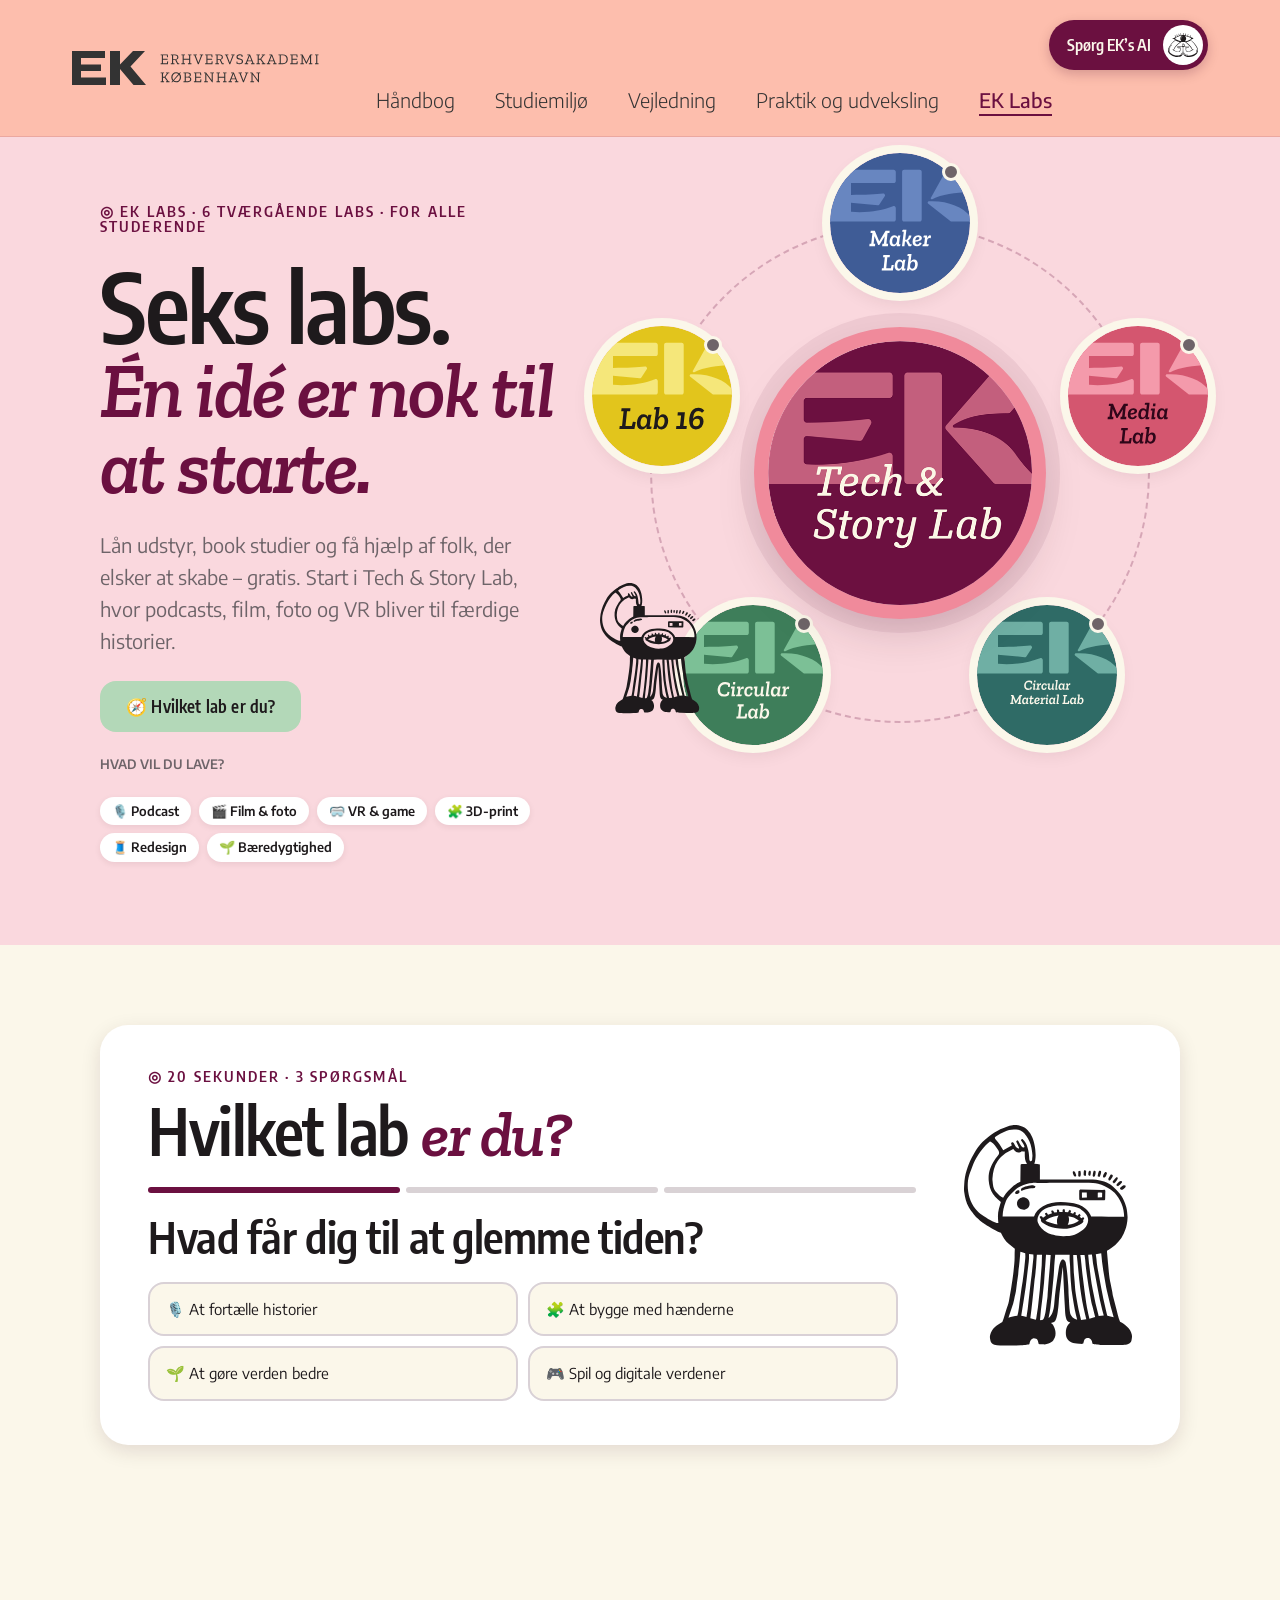
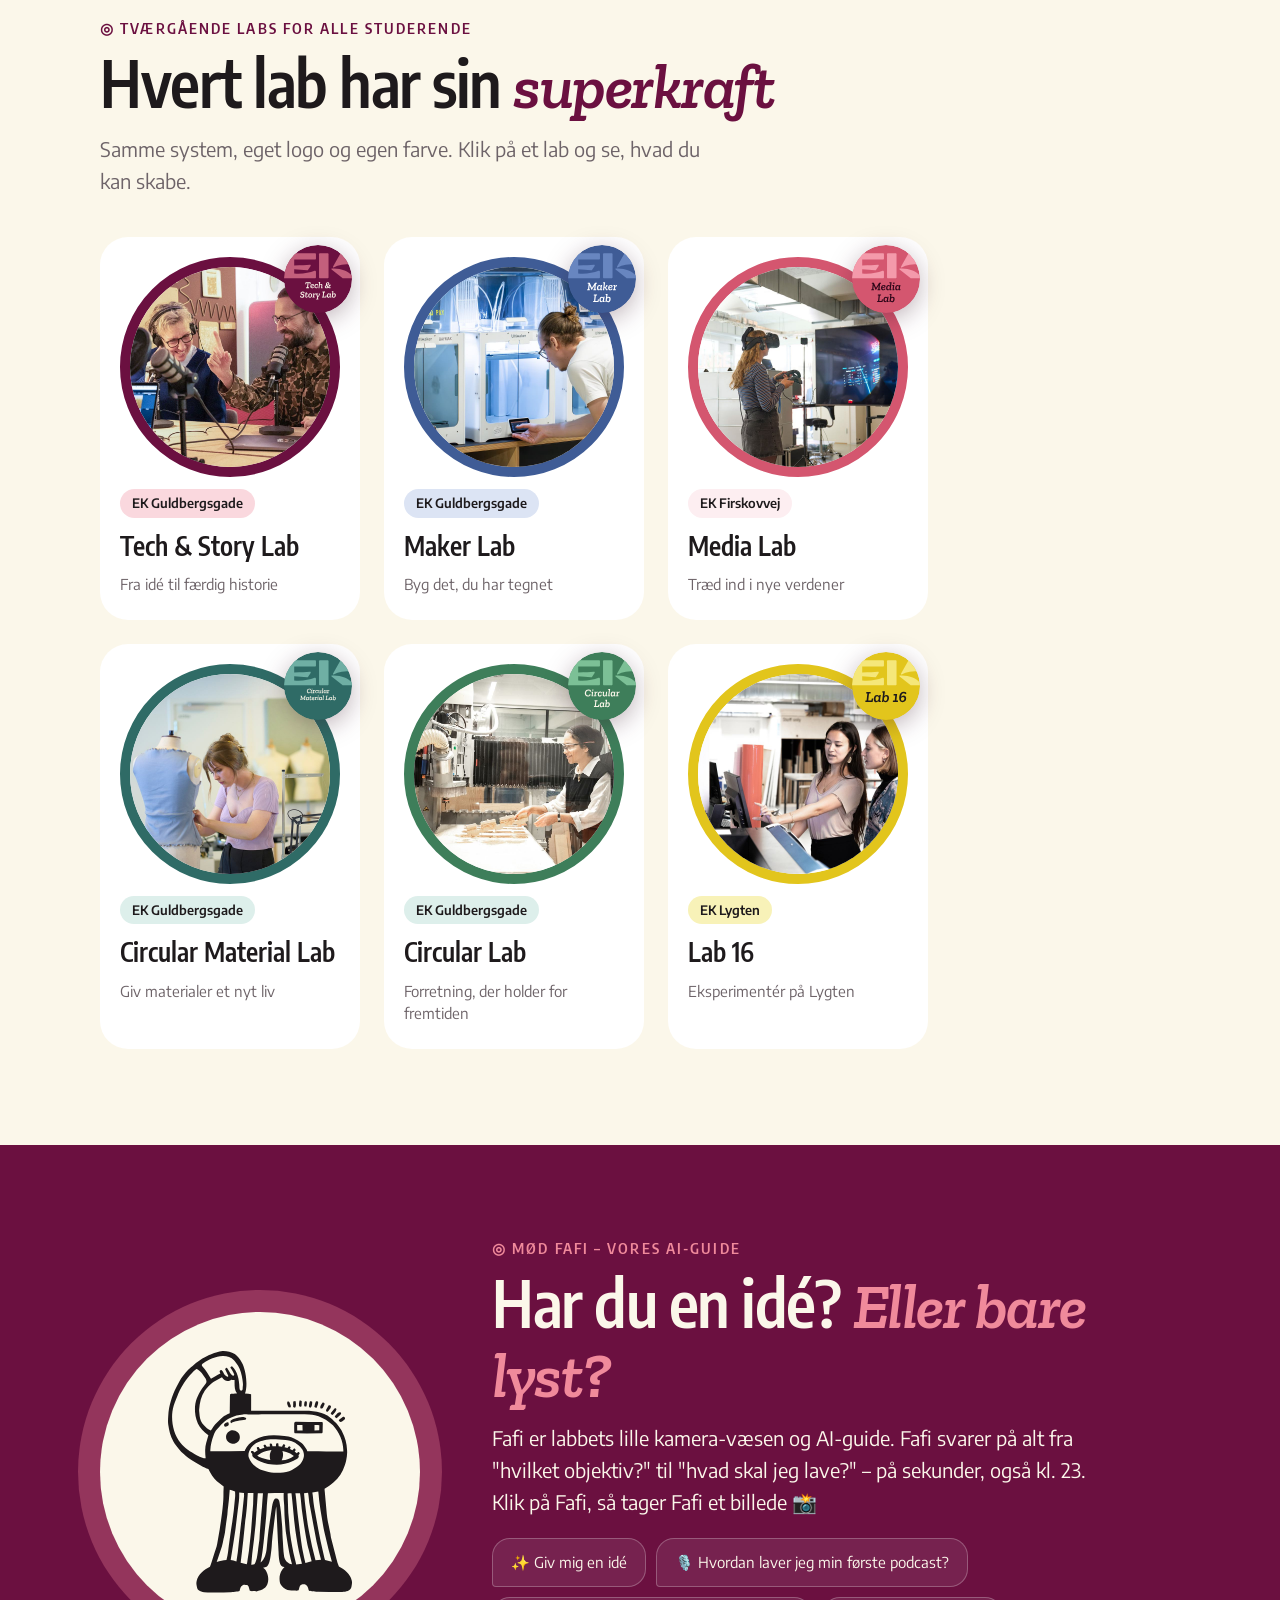
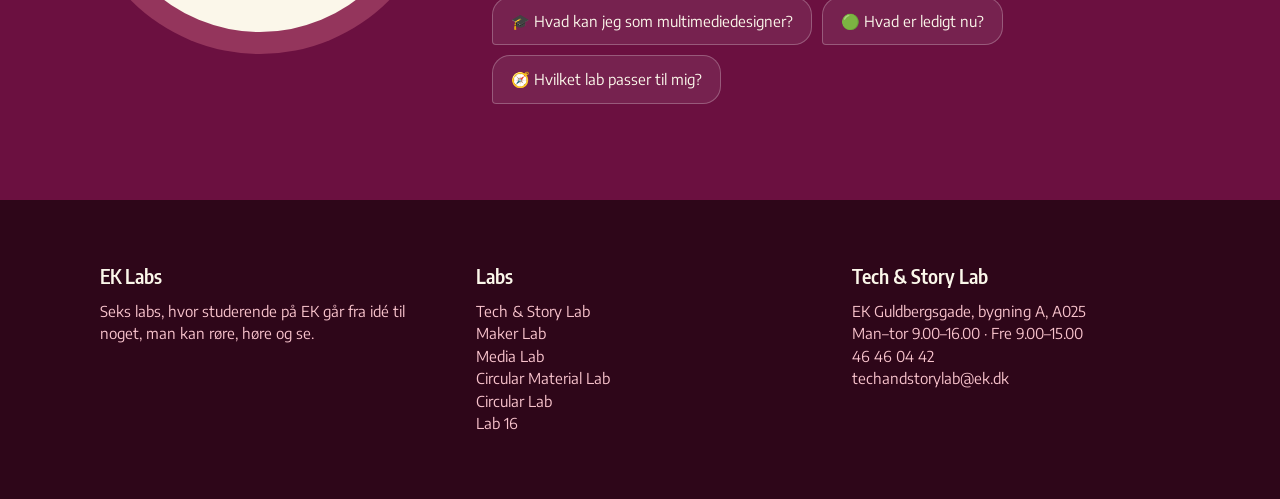
<file: index.html>
<!DOCTYPE html>
<html lang="da">

<head>
    <meta charset="UTF-8">
    <meta name="viewport" content="width=device-width, initial-scale=1.0">
    <meta name="robots" content="noindex">
    <meta name="description"
        content="EK Labs – seks tværgående labs for alle studerende på Erhvervsakademi København. Start i Tech & Story Lab.">

    <link rel="preconnect" href="https://fonts.googleapis.com">
    <link rel="preconnect" href="https://fonts.gstatic.com" crossorigin>
    <link
        href="https://fonts.googleapis.com/css2?family=Encode+Sans+Condensed:wght@400;600;700&family=Encode+Sans:wght@300;400;500;600&family=Zilla+Slab:ital,wght@0,400;1,500;1,600&display=swap"
        rel="stylesheet">

    <link rel="stylesheet" href="general.css">
    <link rel="stylesheet" href="layout.css">

    <title>EK Labs</title>

    <link rel="icon" type="image/svg+xml" href="imgs/fafi_badge.svg">
</head>

<body class="tema_tech_story">

    <header>
        <div class="logo">
            <a href="index.html" aria-label="EK – forside">
                <img src="imgs/ek_logo.svg" alt="Erhvervsakademi København">
            </a>
        </div>

        <nav>
            <ul class="servicemenu">


                <li>
                    <button class="spoerg_knap aabenChat" aria-label="Spørg EK's AI">
                        <span class="tekst">Spørg EK’s AI</span>
                        <span class="avatar"><img src="imgs/fafi_oeje.svg" alt=""></span>
                    </button>
                </li>
            </ul>

            <ul class="menu">
                <li><a href="index.html">Håndbog</a></li>
                <li><a href="index.html">Studiemiljø</a></li>
                <li><a href="index.html">Vejledning</a></li>
                <li><a href="index.html">Praktik og udveksling</a></li>
                <li><a href="index.html" class="aktiv">EK Labs</a></li>
            </ul>

            <button class="burger" aria-label="Åbn menu">
                <span class="line"></span>
                <span class="line"></span>
                <span class="line"></span>
            </button>
        </nav>
    </header>

    <main>

        <!-- HERO -->
        <section class="lys hero">
            <div class="indhold">

                <div class="hero_tekst">
                    <p class="eyebrow">◎ EK Labs · 6 tværgående labs · for alle studerende</p>
                    <h1>Seks labs.<span class="kursiv">Én idé er nok til at starte.</span></h1>
                    <p class="lead">Lån udstyr, book studier og få hjælp af folk, der elsker at skabe – gratis. Start i
                        Tech &amp; Story Lab, hvor podcasts, film, foto og VR bliver til færdige historier.</p>

                    <div class="knapper">
                        <a href="#quiz" class="knap knap_cta">🧭 Hvilket lab er du?</a>
                    </div>

                    <p class="lille">HVAD VIL DU LAVE?</p>
                    <div class="chips">
                        <a href="tech_story_lab.html#pakker" class="tag">🎙️ Podcast</a>
                        <a href="tech_story_lab.html#pakker" class="tag">🎬 Film &amp; foto</a>
                        <a href="lab.html?id=media" class="tag">🥽 VR &amp; game</a>
                        <a href="lab.html?id=maker" class="tag">🧩 3D-print</a>
                        <a href="lab.html?id=circular_material" class="tag">🧵 Redesign</a>
                        <a href="lab.html?id=circular" class="tag">🌱 Bæredygtighed</a>
                    </div>
                </div>

                <!-- Orbit: de 5 andre labs kredser om Tech & Story Lab -->
                <div class="orbit">
                    <div class="orbit_ringe">
                        <div class="orbit_sti"></div>
                        <div class="orbit_indre"></div>

                        <div class="orbit_bane">
                            <div class="ring_plads plads_maker tema_maker">
                                <a href="lab.html?id=maker" class="ring" data-lab="maker" aria-label="Maker Lab">
                                    <img src="imgs/logo_maker.svg" alt="Maker Lab logo">
                                    <span class="foto"><img src="imgs/maker.jpg" alt=""><span>Byg det, du har
                                            tegnet</span></span>
                                    <span class="live"></span>
                                </a>
                            </div>
                            <div class="ring_plads plads_media tema_media">
                                <a href="lab.html?id=media" class="ring" data-lab="media" aria-label="Media Lab">
                                    <img src="imgs/logo_media.svg" alt="Media Lab logo">
                                    <span class="foto"><img src="imgs/360.jpg" alt=""><span>Træd ind i nye
                                            verdener</span></span>
                                    <span class="live"></span>
                                </a>
                            </div>
                            <div class="ring_plads plads_material tema_circular_material">
                                <a href="lab.html?id=circular_material" class="ring" data-lab="circular_material"
                                    aria-label="Circular Material Lab">
                                    <img src="imgs/logo_circular_material.svg" alt="Circular Material Lab logo">
                                    <span class="foto"><img src="imgs/circular_material.jpg" alt=""><span>Giv materialer
                                            et nyt liv</span></span>
                                    <span class="live"></span>
                                </a>
                            </div>
                            <div class="ring_plads plads_circular tema_circular">
                                <a href="lab.html?id=circular" class="ring" data-lab="circular"
                                    aria-label="Circular Lab">
                                    <img src="imgs/logo_circular.svg" alt="Circular Lab logo">
                                    <span class="foto"><img src="imgs/circular_lab.jpg" alt=""><span>Forretning, der
                                            holder for fremtiden</span></span>
                                    <span class="live"></span>
                                </a>
                            </div>
                            <div class="ring_plads plads_lab16 tema_lab16">
                                <a href="lab.html?id=lab16" class="ring" data-lab="lab16" aria-label="Lab 16">
                                    <img src="imgs/logo_lab16.svg" alt="Lab 16 logo">
                                    <span class="foto"><img src="imgs/lab16.jpg" alt=""><span>Eksperimentér på
                                            Lygten</span></span>
                                    <span class="live"></span>
                                </a>
                            </div>
                        </div>

                        <a href="tech_story_lab.html" class="orbit_center ring_center" data-lab="tech_story"
                            aria-label="Tech & Story Lab – start her">
                            <img src="imgs/labbet.png" alt="Tech & Story Lab logo">
                        </a>

                        <span class="fafi orbit_fafi" title="Klik på Fafi!"></span>
                    </div>

                    <div class="peek">
                        <div class="peek_top">
                            <span class="lille peek_campus">EK GULDBERGSGADE</span>
                            <span class="lille groen aabent_status">● Åbent nu</span>
                        </div>
                        <h3 class="peek_navn">Tech &amp; Story Lab</h3>
                        <p class="peek_tekst">Podcast-studie, foto- og videostudie, VR og eye tracking. Lån udstyr i
                            færdige pakker.</p>
                        <a href="tech_story_lab.html" class="peek_link">Gå til Tech &amp; Story Lab →</a>
                    </div>
                </div>

            </div>
        </section>

        <!-- QUIZ -->
        <section class="quiz_sektion" id="quiz">
            <div class="indhold quiz_boks">
                <div>
                    <div class="sektion_top">
                        <p class="eyebrow">◎ 20 sekunder · 3 spørgsmål</p>
                        <h2>Hvilket lab <span class="kursiv">er du?</span></h2>
                    </div>

                    <div class="progress">
                        <span class="fyldt"></span>
                        <span></span>
                        <span></span>
                    </div>

                    <p class="quiz_spoergsmaal">Hvad får dig til at glemme tiden?</p>
                    <p class="quiz_tekst"></p>

                    <div class="svar">
                        <!-- knapperne bliver lavet i script.js -->
                    </div>
                </div>

                <div class="quiz_side">
                    <span class="fafi"></span>
                </div>
            </div>
        </section>

        <!-- ALLE LABS -->
        <section id="labs">
            <div class="indhold">
                <div class="sektion_top">
                    <p class="eyebrow">◎ Tværgående labs for alle studerende</p>
                    <h2>Hvert lab har sin <span class="kursiv">superkraft</span></h2>
                    <p class="lead">Samme system, eget logo og egen farve. Klik på et lab og se, hvad du kan skabe.</p>
                </div>

                <div class="lab_grid">
                    <a href="tech_story_lab.html" class="lab_kort tema_tech_story" id="tech_story">
                        <img src="imgs/podcast.jpg" alt="To personer optager podcast" class="foto">
                        <img src="imgs/logo_tech_story.svg" alt="" class="lab_logo">
                        <span class="tag">EK Guldbergsgade</span>
                        <h3>Tech &amp; Story Lab</h3>
                        <p>Fra idé til færdig historie</p>
                    </a>

                    <a href="lab.html?id=maker" class="lab_kort tema_maker" id="maker">
                        <img src="imgs/maker.jpg" alt="Studerende bygger i Maker Lab" class="foto">
                        <img src="imgs/logo_maker.svg" alt="" class="lab_logo">
                        <span class="tag">EK Guldbergsgade</span>
                        <h3>Maker Lab</h3>
                        <p>Byg det, du har tegnet</p>
                    </a>

                    <a href="lab.html?id=media" class="lab_kort tema_media" id="media">
                        <img src="imgs/360.jpg" alt="Studerende i Media Lab" class="foto">
                        <img src="imgs/logo_media.svg" alt="" class="lab_logo">
                        <span class="tag">EK Firskovvej</span>
                        <h3>Media Lab</h3>
                        <p>Træd ind i nye verdener</p>
                    </a>

                    <a href="lab.html?id=circular_material" class="lab_kort tema_circular_material"
                        id="circular_material">
                        <img src="imgs/circular_material.jpg" alt="Materialer i Circular Material Lab" class="foto">
                        <img src="imgs/logo_circular_material.svg" alt="" class="lab_logo">
                        <span class="tag">EK Guldbergsgade</span>
                        <h3>Circular Material Lab</h3>
                        <p>Giv materialer et nyt liv</p>
                    </a>

                    <a href="lab.html?id=circular" class="lab_kort tema_circular" id="circular">
                        <img src="imgs/circular_lab.jpg" alt="Workshop i Circular Lab" class="foto">
                        <img src="imgs/logo_circular.svg" alt="" class="lab_logo">
                        <span class="tag">EK Guldbergsgade</span>
                        <h3>Circular Lab</h3>
                        <p>Forretning, der holder for fremtiden</p>
                    </a>

                    <a href="lab.html?id=lab16" class="lab_kort tema_lab16" id="lab16">
                        <img src="imgs/lab16.jpg" alt="Studerende i Lab 16" class="foto">
                        <img src="imgs/logo_lab16.svg" alt="" class="lab_logo">
                        <span class="tag">EK Lygten</span>
                        <h3>Lab 16</h3>
                        <p>Eksperimentér på Lygten</p>
                    </a>
                </div>
            </div>
        </section>

        <!-- FAFI -->
        <section class="moerk">
            <div class="indhold fafi_grid">
                <div class="fafi_scene">
                    <span class="fafi" title="Klik på Fafi!"></span>
                </div>

                <div>
                    <div class="sektion_top">
                        <p class="eyebrow">◎ Mød Fafi – vores AI-guide</p>
                        <h2>Har du en idé? <span class="kursiv">Eller bare lyst?</span></h2>
                        <p class="lead">Fafi er labbets lille kamera-væsen og AI-guide. Fafi svarer på alt fra "hvilket
                            objektiv?" til "hvad skal jeg lave?" – på sekunder, også kl. 23. Klik på Fafi, så tager
                            Fafi et billede 📸</p>
                    </div>

                    <div class="forslag">
                        <button class="spoerg" data-spoergsmaal="Giv mig en idé">✨ Giv mig en idé</button>
                        <button class="spoerg" data-spoergsmaal="Guide: min første podcast">🎙️ Hvordan laver jeg min
                            første podcast?</button>
                        <button class="spoerg" data-spoergsmaal="Hvad kan jeg som multimediedesigner?">🎓 Hvad kan jeg
                            som multimediedesigner?</button>
                        <button class="spoerg" data-spoergsmaal="Hvad er ledigt nu?">🟢 Hvad er ledigt nu?</button>
                        <button class="spoerg" data-spoergsmaal="Hvilket lab passer til mig?">🧭 Hvilket lab passer til
                            mig?</button>
                    </div>
                </div>
            </div>
        </section>

    </main>

    <footer>
        <div class="grid_1-1-1">
            <div>
                <h4>EK Labs</h4>
                <p>Seks labs, hvor studerende på EK går fra idé til noget, man kan røre, høre og se.</p>
            </div>
            <div>
                <h4>Labs</h4>
                <ul>
                    <li><a href="tech_story_lab.html">Tech &amp; Story Lab</a></li>
                    <li><a href="lab.html?id=maker">Maker Lab</a></li>
                    <li><a href="lab.html?id=media">Media Lab</a></li>
                    <li><a href="lab.html?id=circular_material">Circular Material Lab</a></li>
                    <li><a href="lab.html?id=circular">Circular Lab</a></li>
                    <li><a href="lab.html?id=lab16">Lab 16</a></li>
                </ul>
            </div>
            <div>
                <h4>Tech &amp; Story Lab</h4>
                <p>EK Guldbergsgade, bygning A, A025<br>
                    Man–tor 9.00–16.00 · Fre 9.00–15.00<br>
                    <a href="tel:+4546460442">46 46 04 42</a><br>
                    <a href="mailto:techandstorylab@ek.dk">techandstorylab@ek.dk</a>
                </p>
            </div>
        </div>
    </footer>

    <!-- FAFI CHAT -->
    <div class="chat" role="dialog" aria-label="Chat med Fafi">
        <div class="chat_top">
            <div class="chat_avatar"><img src="imgs/fafi_oeje.svg" alt="Fafi"></div>
            <div class="chat_navn">
                <b>Fafi <span class="kursiv">din AI-guide</span></b>
                <span class="lille">● Online · svarer med det samme</span>
            </div>
            <div class="chat_knapper">
                <button class="nulstil_chat" title="Start forfra" aria-label="Start samtalen forfra">↺</button>
                <button class="luk_chat" aria-label="Luk chat">✕</button>
            </div>
        </div>

        <div class="beskeder"></div>

        <div class="hurtige"></div>

        <form class="chat_form" autocomplete="off">
            <input type="text" placeholder="Spørg om udstyr, pakker, idéer…" aria-label="Skriv til Fafi"
                maxlength="300">
            <button type="submit" aria-label="Send">➤</button>
        </form>
        <p class="chat_note">Fafi er en prototype · demo-data om ledighed</p>
    </div>

    <div class="blitz"></div>
    <div class="toast" role="status"></div>

    <script src="fafi.js"></script>
    <script src="script.js"></script>
</body>

</html>
</file>
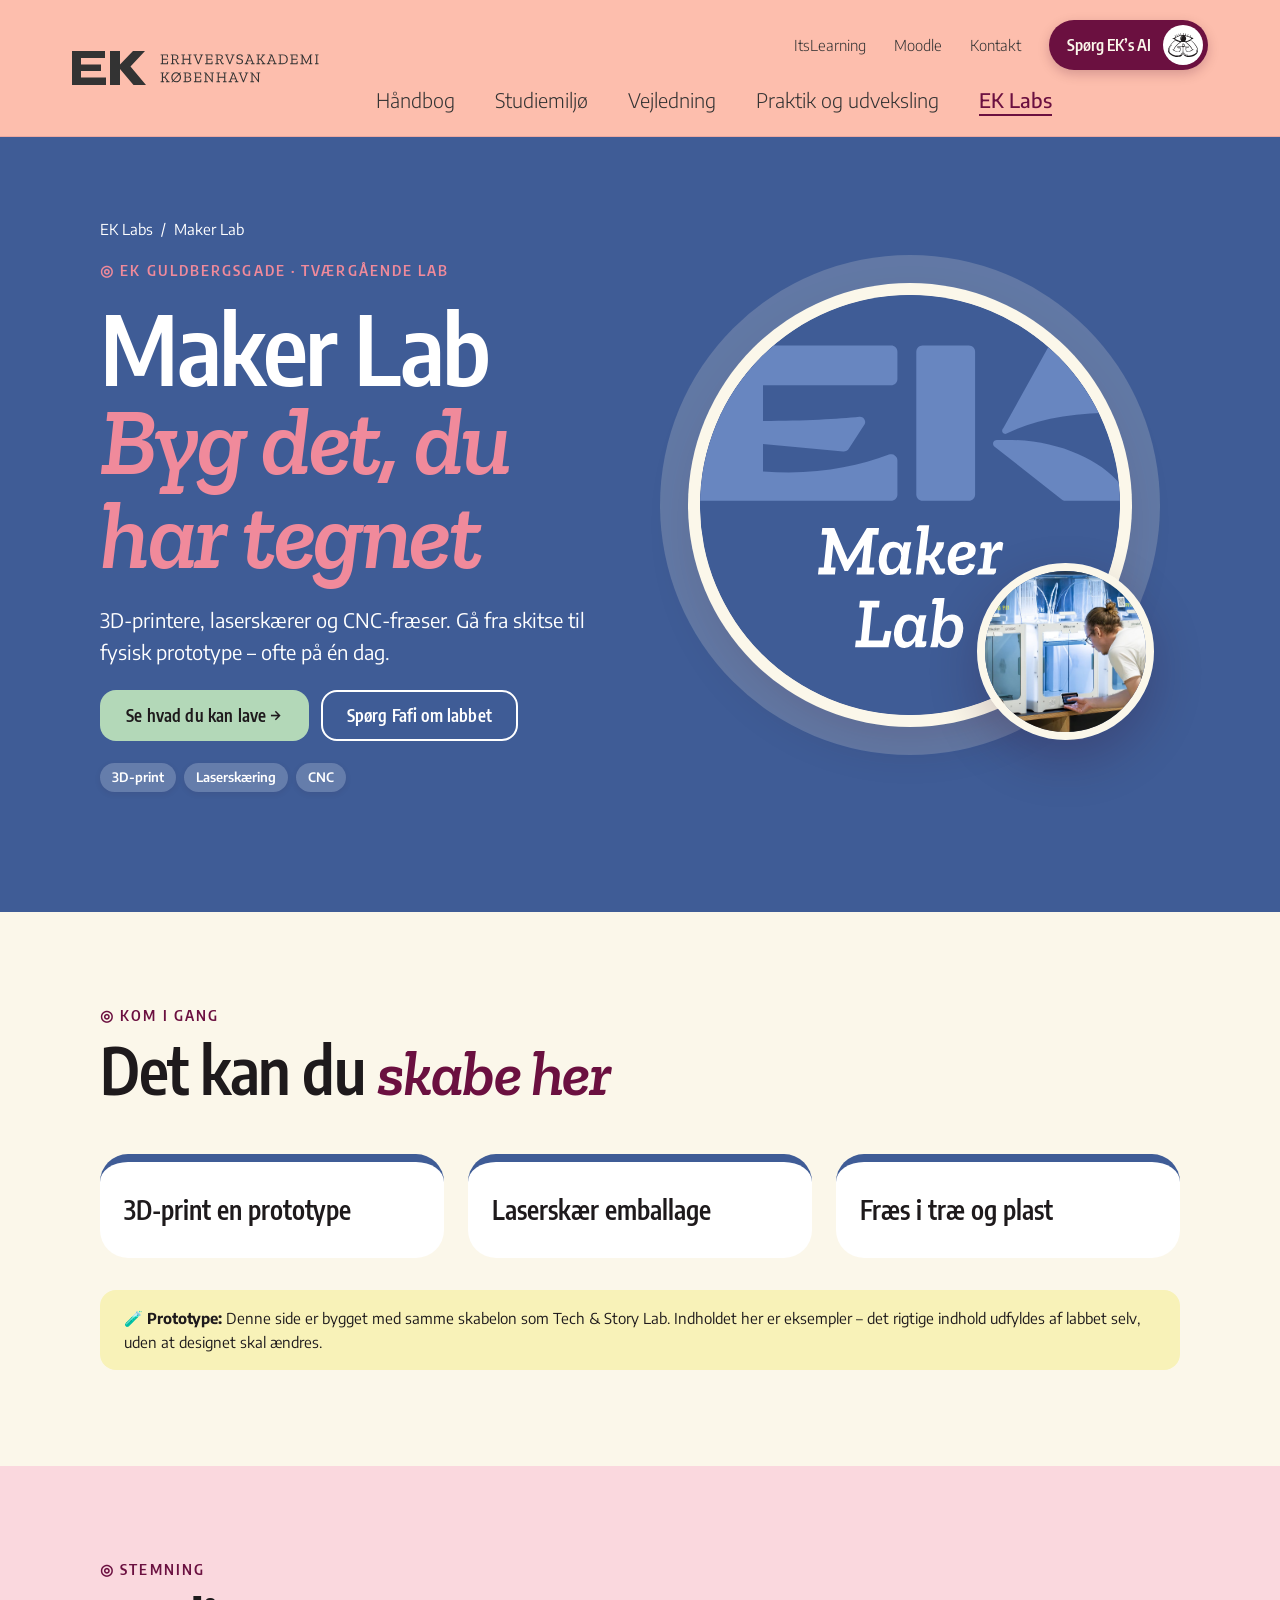
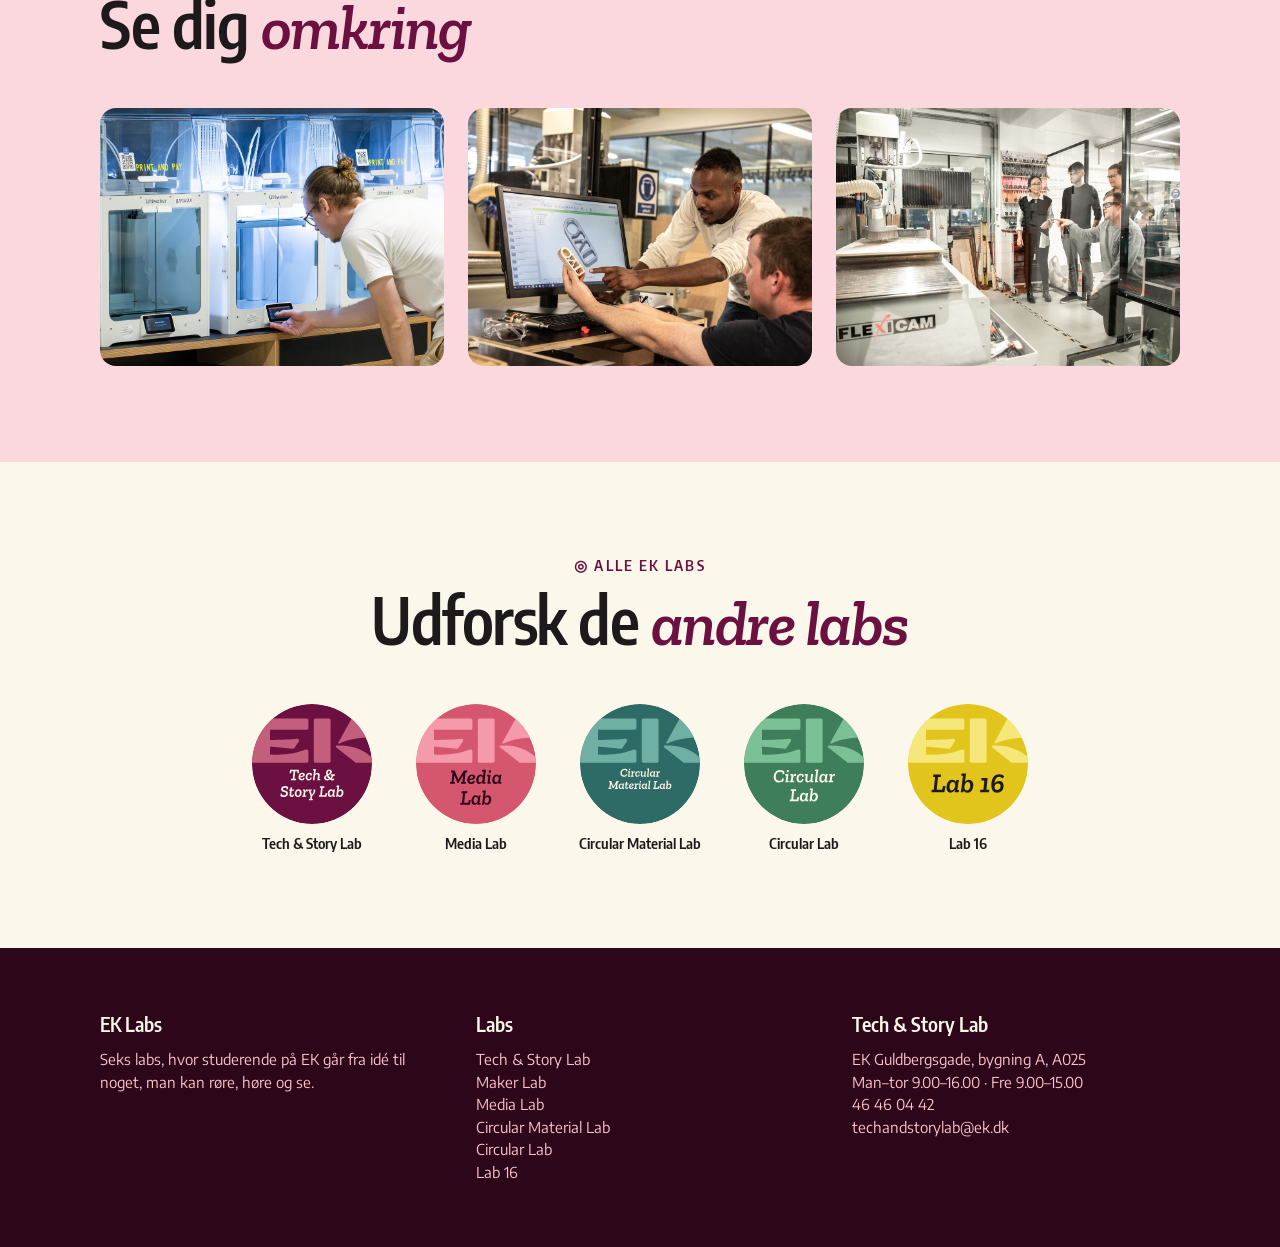
<file: lab.html>
<!DOCTYPE html>
<html lang="da">

<head>
    <meta charset="UTF-8">
    <meta name="viewport" content="width=device-width, initial-scale=1.0">
    <meta name="robots" content="noindex">
    <meta name="description" content="Et af EK's tværgående labs – samme skabelon som Tech & Story Lab, eget logo og egen farve.">

    <link rel="preconnect" href="https://fonts.googleapis.com">
    <link rel="preconnect" href="https://fonts.gstatic.com" crossorigin>
    <link
        href="https://fonts.googleapis.com/css2?family=Encode+Sans+Condensed:wght@400;600;700&family=Encode+Sans:wght@300;400;500;600&family=Zilla+Slab:ital,wght@0,400;1,500;1,600&display=swap"
        rel="stylesheet">

    <link rel="stylesheet" href="general.css">
    <link rel="stylesheet" href="layout.css">

    <title>EK Labs · Lab</title>

    <link rel="icon" type="image/svg+xml" href="imgs/fafi_badge.svg">
</head>

<!-- Siden er en skabelon: script.js læser ?id= i adressen og udfylder teksterne.
     Klassen på body (fx tema_maker) skifter lab-farverne – ligesom en mode i Figma. -->

<body>

    <header>
        <div class="logo">
            <a href="index.html" aria-label="EK – forside">
                <img src="imgs/ek_logo.svg" alt="Erhvervsakademi København">
            </a>
        </div>

        <nav>
            <ul class="servicemenu">
                <li><a href="https://ek.itslearning.com/" target="_blank" rel="noopener">ItsLearning</a></li>
                <li><a href="https://cphbusiness.mrooms.net/" target="_blank" rel="noopener">Moodle</a></li>
                <li><a href="https://mit.ek.dk/studiehaandbog/kontakt-ek" target="_blank" rel="noopener">Kontakt</a>
                </li>
                <li>
                    <button class="spoerg_knap aabenChat" aria-label="Spørg EK's AI">
                        <span class="tekst">Spørg EK’s AI</span>
                        <span class="avatar"><img src="imgs/fafi_oeje.svg" alt=""></span>
                    </button>
                </li>
            </ul>

            <ul class="menu">
                <li><a href="index.html">Håndbog</a></li>
                <li><a href="index.html">Studiemiljø</a></li>
                <li><a href="index.html">Vejledning</a></li>
                <li><a href="index.html">Praktik og udveksling</a></li>
                <li><a href="index.html" class="aktiv">EK Labs</a></li>
            </ul>

            <button class="burger" aria-label="Åbn menu">
                <span class="line"></span>
                <span class="line"></span>
                <span class="line"></span>
            </button>
        </nav>
    </header>

    <main>

        <!-- HERO -->
        <section class="lab_hero">
            <div class="indhold">

                <div class="hero_tekst">
                    <p class="broedkrumme"><a href="index.html">EK Labs</a> &nbsp;/&nbsp; <span
                            class="lab_navn">Lab</span></p>
                    <p class="eyebrow">◎ <span class="lab_campus">EK</span> · tværgående lab</p>
                    <h1><span class="lab_navn">Lab</span><span class="kursiv lab_tagline"></span></h1>
                    <p class="lead lab_beskrivelse"></p>

                    <div class="knapper">
                        <a href="#skabe" class="knap knap_cta">Se hvad du kan lave →</a>
                        <button class="knap knap_ghost spoerg" data-spoergsmaal="Andre labs">Spørg Fafi om labbet</button>
                    </div>

                    <div class="chips lab_tags"></div>
                </div>

                <div class="logo_stor">
                    <img src="" alt="" class="lab_logo">
                    <img src="" alt="" class="foto lab_foto">
                </div>

            </div>
        </section>

        <!-- DET KAN DU SKABE -->
        <section id="skabe">
            <div class="indhold">
                <div class="sektion_top">
                    <p class="eyebrow">◎ Kom i gang</p>
                    <h2>Det kan du <span class="kursiv">skabe her</span></h2>
                </div>

                <div class="grid_1-1-1 lab_kan_skabe">
                    <!-- kortene bliver lavet i script.js -->
                </div>

                <p class="note">🧪 <b>Prototype:</b> Denne side er bygget med samme skabelon som Tech &amp; Story Lab.
                    Indholdet her er eksempler – det rigtige indhold udfyldes af labbet selv, uden at designet skal
                    ændres.</p>
            </div>
        </section>

        <!-- STEMNING -->
        <section class="lys">
            <div class="indhold">
                <div class="sektion_top">
                    <p class="eyebrow">◎ Stemning</p>
                    <h2>Se dig <span class="kursiv">omkring</span></h2>
                </div>

                <div class="grid_1-1-1 galleri lab_galleri">
                    <!-- billederne bliver lavet i script.js -->
                </div>
            </div>
        </section>

        <!-- ANDRE LABS -->
        <section>
            <div class="indhold">
                <div class="sektion_top" style="align-items: center; text-align: center; margin-left: auto; margin-right: auto;">
                    <p class="eyebrow">◎ Alle EK Labs</p>
                    <h2>Udforsk de <span class="kursiv">andre labs</span></h2>
                </div>

                <div class="logo_raekke lab_andre">
                    <!-- logoerne bliver lavet i script.js -->
                </div>
            </div>
        </section>

    </main>

    <footer>
        <div class="grid_1-1-1">
            <div>
                <h4>EK Labs</h4>
                <p>Seks labs, hvor studerende på EK går fra idé til noget, man kan røre, høre og se.</p>
            </div>
            <div>
                <h4>Labs</h4>
                <ul>
                    <li><a href="tech_story_lab.html">Tech &amp; Story Lab</a></li>
                    <li><a href="lab.html?id=maker">Maker Lab</a></li>
                    <li><a href="lab.html?id=media">Media Lab</a></li>
                    <li><a href="lab.html?id=circular_material">Circular Material Lab</a></li>
                    <li><a href="lab.html?id=circular">Circular Lab</a></li>
                    <li><a href="lab.html?id=lab16">Lab 16</a></li>
                </ul>
            </div>
            <div>
                <h4>Tech &amp; Story Lab</h4>
                <p>EK Guldbergsgade, bygning A, A025<br>
                    Man–tor 9.00–16.00 · Fre 9.00–15.00<br>
                    <a href="tel:+4546460442">46 46 04 42</a><br>
                    <a href="mailto:techandstorylab@ek.dk">techandstorylab@ek.dk</a>
                </p>
            </div>
        </div>
    </footer>

    <!-- FAFI CHAT -->
    <div class="chat" role="dialog" aria-label="Chat med Fafi">
        <div class="chat_top">
            <div class="chat_avatar"><img src="imgs/fafi_oeje.svg" alt="Fafi"></div>
            <div class="chat_navn">
                <b>Fafi <span class="kursiv">din AI-guide</span></b>
                <span class="lille">● Online · svarer med det samme</span>
            </div>
            <div class="chat_knapper">
                <button class="nulstil_chat" title="Start forfra" aria-label="Start samtalen forfra">↺</button>
                <button class="luk_chat" aria-label="Luk chat">✕</button>
            </div>
        </div>

        <div class="beskeder"></div>

        <div class="hurtige"></div>

        <form class="chat_form" autocomplete="off">
            <input type="text" placeholder="Spørg om udstyr, pakker, idéer…" aria-label="Skriv til Fafi"
                maxlength="300">
            <button type="submit" aria-label="Send">➤</button>
        </form>
        <p class="chat_note">Fafi er en prototype · demo-data om ledighed</p>
    </div>

    <div class="blitz"></div>
    <div class="toast" role="status"></div>

    <script src="fafi.js"></script>
    <script src="script.js"></script>
</body>

</html>
</file>
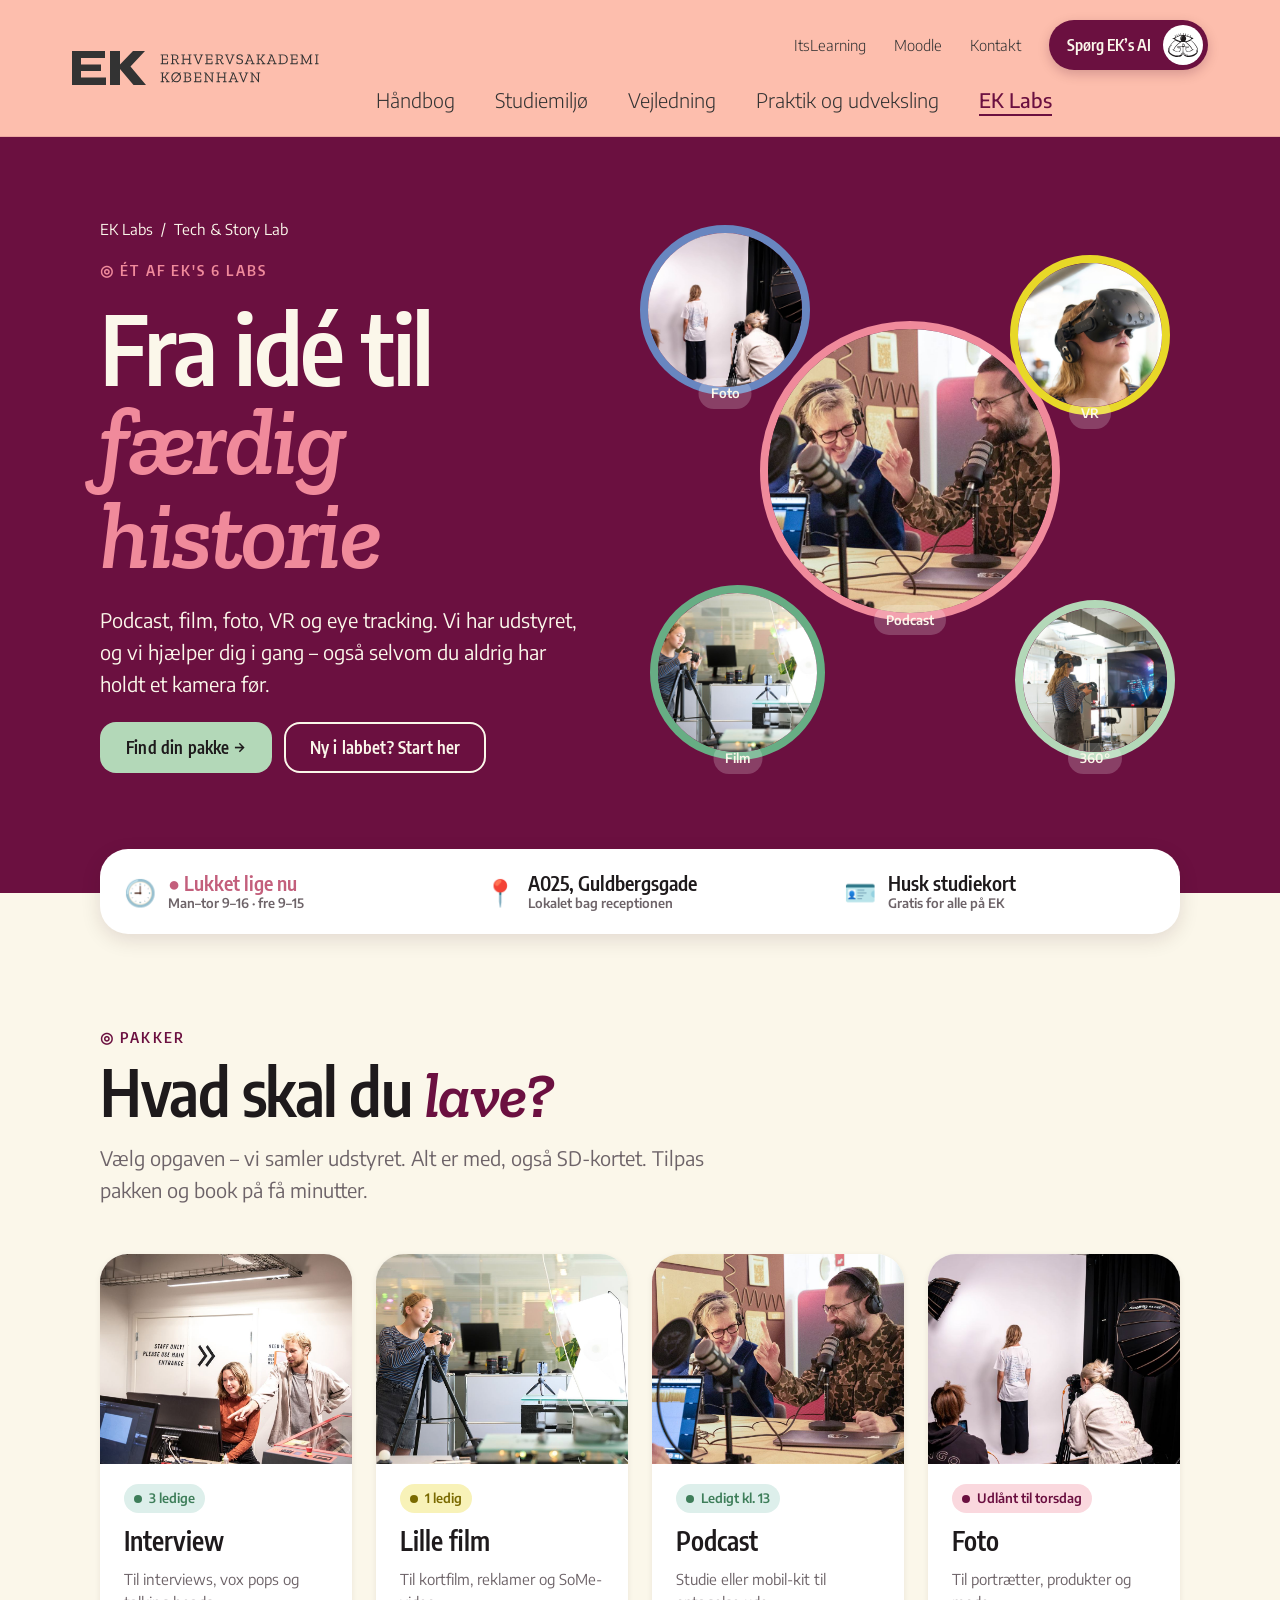
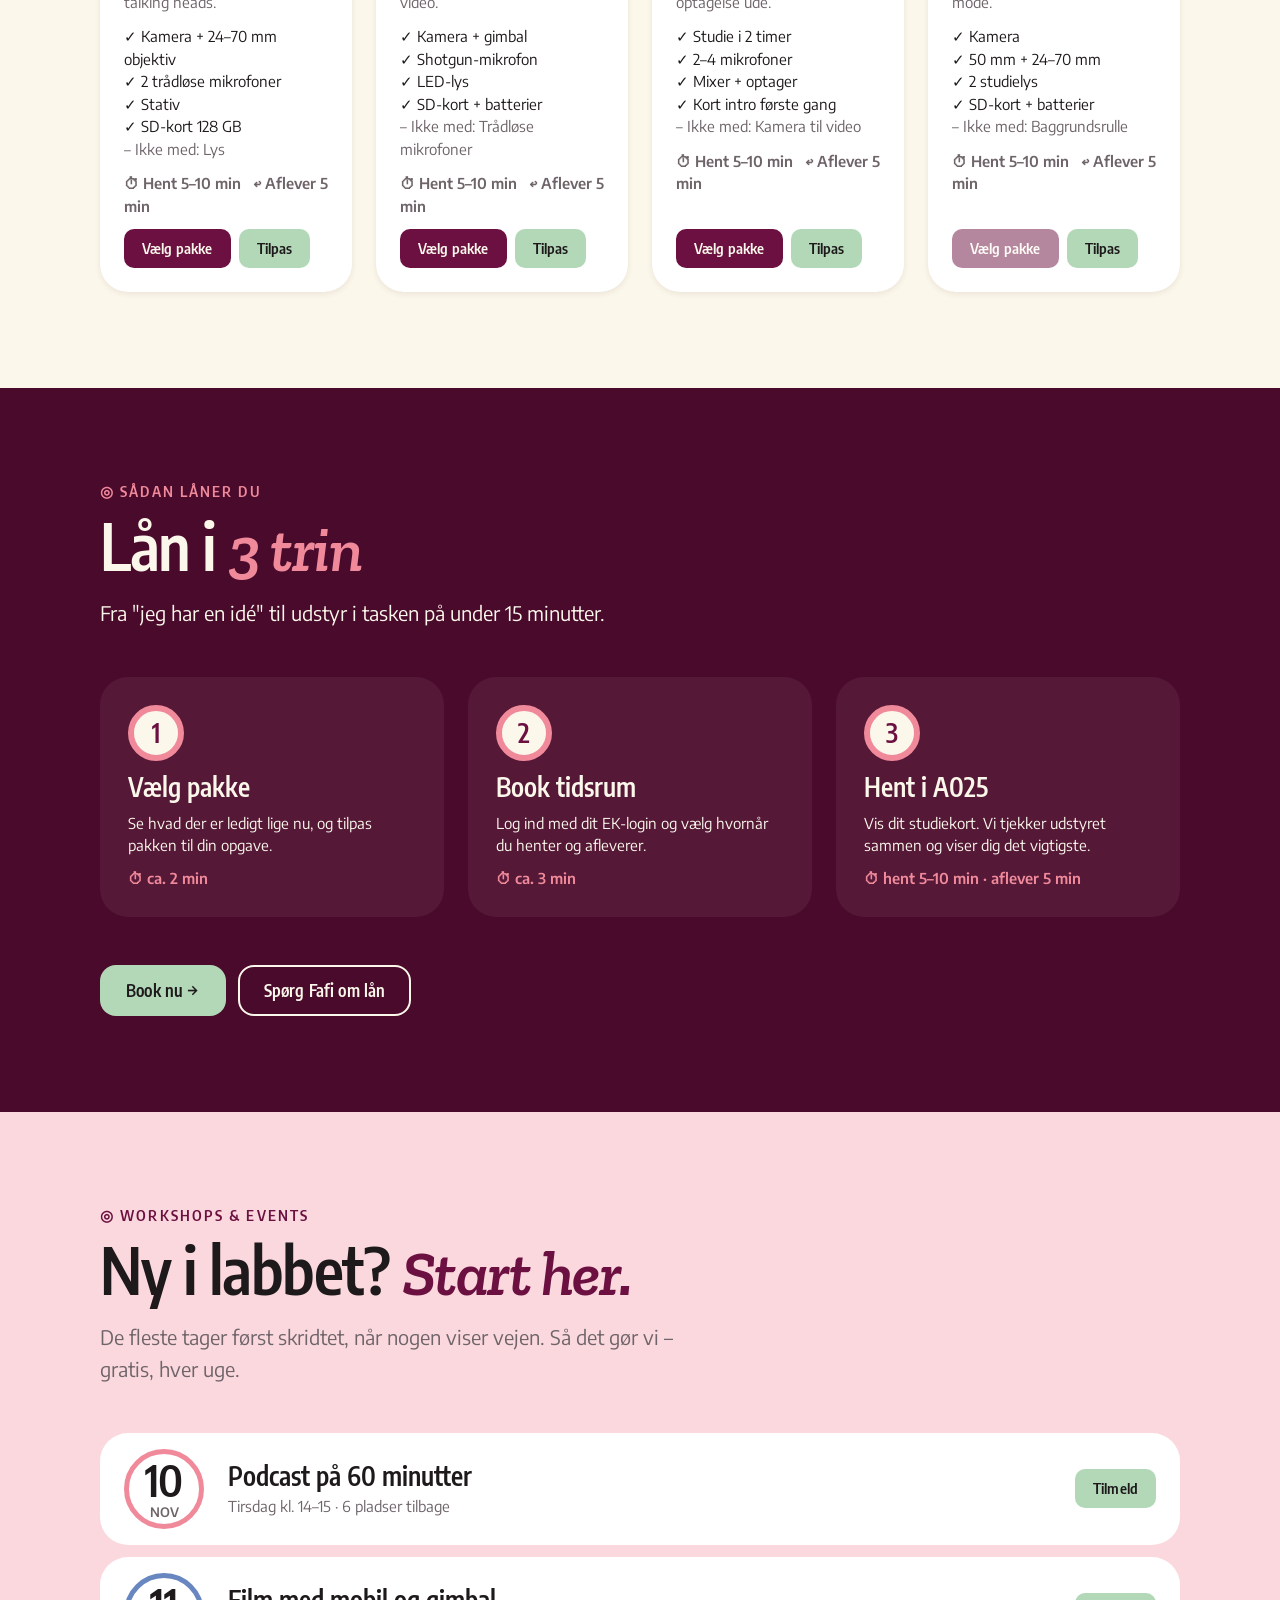
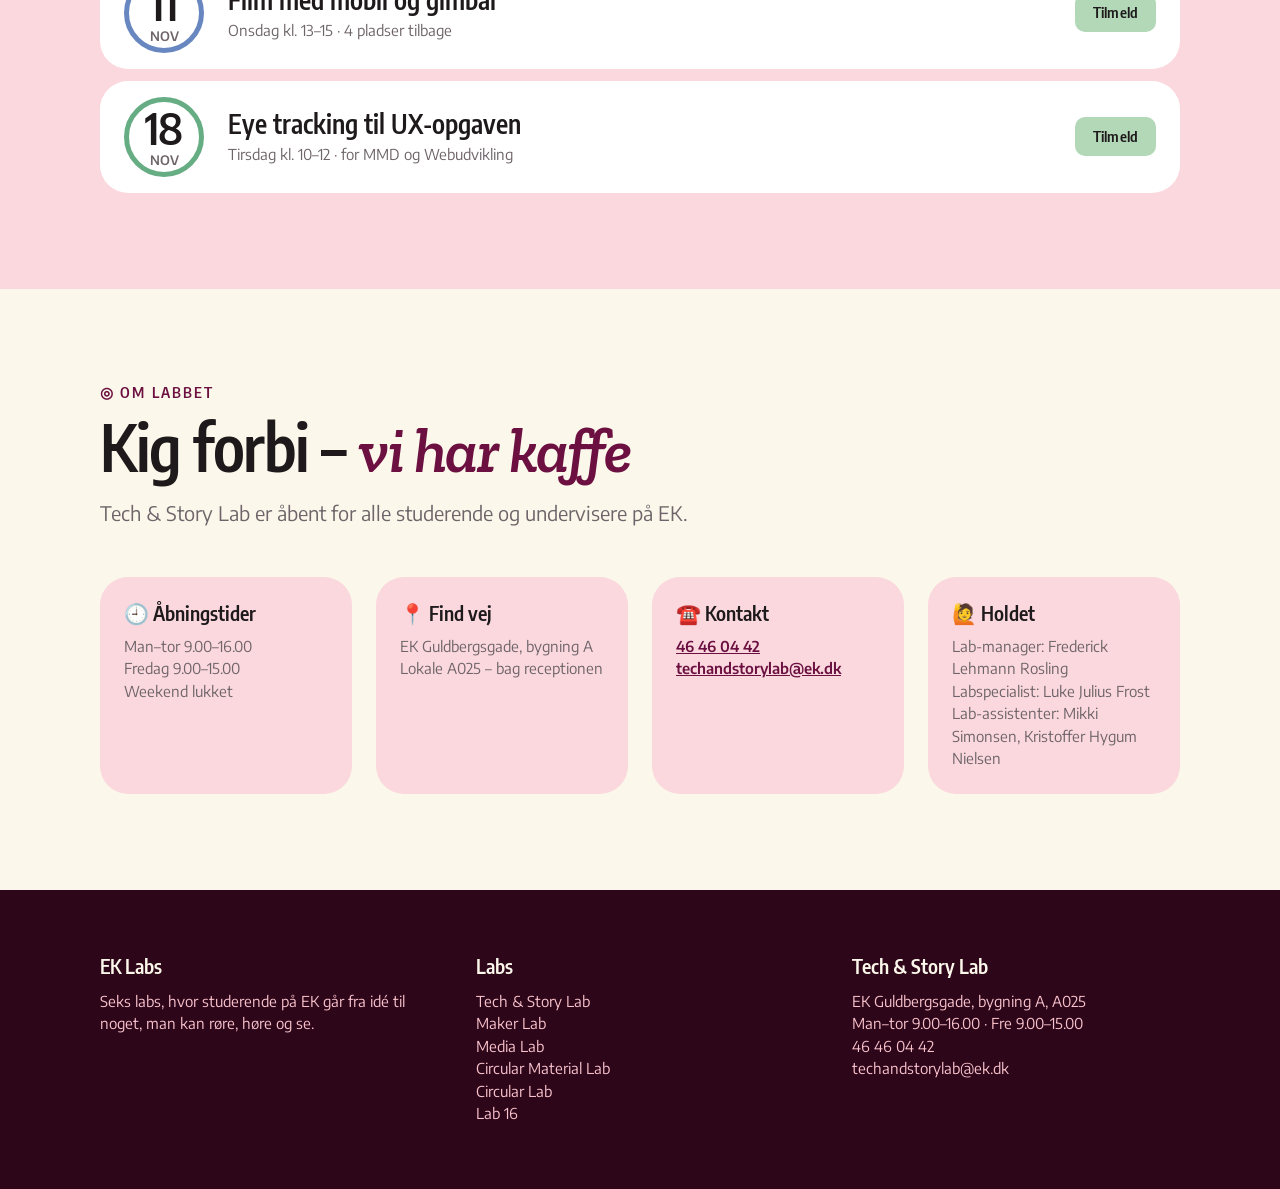
<file: tech_story_lab.html>
<!DOCTYPE html>
<html lang="da">

<head>
    <meta charset="UTF-8">
    <meta name="viewport" content="width=device-width, initial-scale=1.0">
    <meta name="robots" content="noindex">
    <meta name="description"
        content="Tech & Story Lab på EK: lån udstyr i færdige pakker, book podcast- og fotostudie, og kom i gang med en intro-workshop.">

    <link rel="preconnect" href="https://fonts.googleapis.com">
    <link rel="preconnect" href="https://fonts.gstatic.com" crossorigin>
    <link
        href="https://fonts.googleapis.com/css2?family=Encode+Sans+Condensed:wght@400;600;700&family=Encode+Sans:wght@300;400;500;600&family=Zilla+Slab:ital,wght@0,400;1,500;1,600&display=swap"
        rel="stylesheet">

    <link rel="stylesheet" href="general.css">
    <link rel="stylesheet" href="layout.css">

    <title>Tech &amp; Story Lab · EK Labs</title>

    <link rel="icon" type="image/svg+xml" href="imgs/fafi_badge.svg">
</head>

<body class="tema_tech_story">

    <header>
        <div class="logo">
            <a href="index.html" aria-label="EK – forside">
                <img src="imgs/ek_logo.svg" alt="Erhvervsakademi København">
            </a>
        </div>

        <nav>
            <ul class="servicemenu">
                <li><a href="https://ek.itslearning.com/" target="_blank" rel="noopener">ItsLearning</a></li>
                <li><a href="https://cphbusiness.mrooms.net/" target="_blank" rel="noopener">Moodle</a></li>
                <li><a href="https://mit.ek.dk/studiehaandbog/kontakt-ek" target="_blank" rel="noopener">Kontakt</a>
                </li>
                <li>
                    <button class="spoerg_knap aabenChat" aria-label="Spørg EK's AI">
                        <span class="tekst">Spørg EK’s AI</span>
                        <span class="avatar"><img src="imgs/fafi_oeje.svg" alt=""></span>
                    </button>
                </li>
            </ul>

            <ul class="menu">
                <li><a href="index.html">Håndbog</a></li>
                <li><a href="index.html">Studiemiljø</a></li>
                <li><a href="index.html">Vejledning</a></li>
                <li><a href="index.html">Praktik og udveksling</a></li>
                <li><a href="index.html" class="aktiv">EK Labs</a></li>
            </ul>

            <button class="burger" aria-label="Åbn menu">
                <span class="line"></span>
                <span class="line"></span>
                <span class="line"></span>
            </button>
        </nav>
    </header>

    <main>

        <!-- HERO -->
        <section class="lab_hero">
            <div class="indhold">

                <div class="hero_tekst">
                    <p class="broedkrumme"><a href="index.html">EK Labs</a> &nbsp;/&nbsp; Tech &amp; Story Lab</p>
                    <p class="eyebrow">◎ Ét af EK's 6 labs</p>
                    <h1>Fra idé til<span class="kursiv">færdig historie</span></h1>
                    <p class="lead">Podcast, film, foto, VR og eye tracking. Vi har udstyret, og vi hjælper dig i gang –
                        også selvom du aldrig har holdt et kamera før.</p>

                    <div class="knapper">
                        <a href="#pakker" class="knap knap_cta">Find din pakke →</a>
                        <a href="#workshops" class="knap knap_ghost">Ny i labbet? Start her</a>
                    </div>
                </div>

                <!-- Collage: labbets kategorier i cirkler med farvet ring -->
                <div class="collage">
                    <a href="#pakker" class="collage_billede c_podcast" style="--c: var(--pink-400);">
                        <img src="imgs/podcast.jpg" alt="Podcast-optagelse i studiet">
                        <span class="tag">Podcast</span>
                    </a>
                    <a href="#pakker" class="collage_billede c_foto" style="--c: var(--blue-500);">
                        <img src="imgs/foto.jpg" alt="Fotoshoot i studiet">
                        <span class="tag">Foto</span>
                    </a>
                    <a href="#pakker" class="collage_billede c_vr" style="--c: var(--yellow-400);">
                        <img src="imgs/vr.jpg" alt="Studerende med VR-briller">
                        <span class="tag">VR</span>
                    </a>
                    <a href="#pakker" class="collage_billede c_film" style="--c: var(--green-500);">
                        <img src="imgs/film.jpg" alt="Filmoptagelse med kamera">
                        <span class="tag">Film</span>
                    </a>
                    <a href="#pakker" class="collage_billede c_360" style="--c: var(--mint-200);">
                        <img src="imgs/360.jpg" alt="360 graders optagelse">
                        <span class="tag">360°</span>
                    </a>
                </div>

            </div>
        </section>

        <!-- INFOBAR -->
        <div class="infobar">
            <div class="info_boks">
                <div class="info_punkt">
                    <span>🕘</span>
                    <div>
                        <b class="aabent_status groen">Åbent nu · lukker 16.00</b>
                        <p class="lille">Man–tor 9–16 · fre 9–15</p>
                    </div>
                </div>
                <div class="info_punkt">
                    <span>📍</span>
                    <div>
                        <b>A025, Guldbergsgade</b>
                        <p class="lille">Lokalet bag receptionen</p>
                    </div>
                </div>
                <div class="info_punkt">
                    <span>🪪</span>
                    <div>
                        <b>Husk studiekort</b>
                        <p class="lille">Gratis for alle på EK</p>
                    </div>
                </div>
            </div>
        </div>

        <!-- PAKKER -->
        <section id="pakker">
            <div class="indhold">
                <div class="sektion_top">
                    <p class="eyebrow">◎ Pakker</p>
                    <h2>Hvad skal du <span class="kursiv">lave?</span></h2>
                    <p class="lead">Vælg opgaven – vi samler udstyret. Alt er med, også SD-kortet. Tilpas pakken og book
                        på få minutter.</p>
                </div>

                <div class="grid_1-1-1-1">

                    <div class="kort pakke" data-navn="Interview">
                        <img src="imgs/interview.jpg" alt="Interview med kamera og mikrofon">
                        <div class="kort_tekst">
                            <span class="badge ledig">3 ledige</span>
                            <h3>Interview</h3>
                            <p class="greytext">Til interviews, vox pops og talking heads.</p>
                            <ul class="tilpas_liste">
                                <li>✓ Kamera + 24–70 mm objektiv <button>fjern</button></li>
                                <li>✓ 2 trådløse mikrofoner <button>fjern</button></li>
                                <li>✓ Stativ <button>fjern</button></li>
                                <li>✓ SD-kort 128 GB <button>fjern</button></li>
                                <li class="ikke">– Ikke med: Lys</li>
                            </ul>
                            <p class="lille">⏱ Hent 5–10 min &nbsp; ↩ Aflever 5 min</p>
                            <div class="knapper">
                                <button class="knap knap_primary knap_lille vaelg_pakke">Vælg pakke</button>
                                <button class="knap knap_cta knap_lille tilpas">Tilpas</button>
                            </div>
                        </div>
                    </div>

                    <div class="kort pakke" data-navn="Lille film">
                        <img src="imgs/film.jpg" alt="Filmoptagelse med gimbal">
                        <div class="kort_tekst">
                            <span class="badge faa">1 ledig</span>
                            <h3>Lille film</h3>
                            <p class="greytext">Til kortfilm, reklamer og SoMe-video.</p>
                            <ul class="tilpas_liste">
                                <li>✓ Kamera + gimbal <button>fjern</button></li>
                                <li>✓ Shotgun-mikrofon <button>fjern</button></li>
                                <li>✓ LED-lys <button>fjern</button></li>
                                <li>✓ SD-kort + batterier <button>fjern</button></li>
                                <li class="ikke">– Ikke med: Trådløse mikrofoner</li>
                            </ul>
                            <p class="lille">⏱ Hent 5–10 min &nbsp; ↩ Aflever 5 min</p>
                            <div class="knapper">
                                <button class="knap knap_primary knap_lille vaelg_pakke">Vælg pakke</button>
                                <button class="knap knap_cta knap_lille tilpas">Tilpas</button>
                            </div>
                        </div>
                    </div>

                    <div class="kort pakke" data-navn="Podcast">
                        <img src="imgs/podcast.jpg" alt="Podcast-studie">
                        <div class="kort_tekst">
                            <span class="badge ledig">Ledigt kl. 13</span>
                            <h3>Podcast</h3>
                            <p class="greytext">Studie eller mobil-kit til optagelse ude.</p>
                            <ul class="tilpas_liste">
                                <li>✓ Studie i 2 timer <button>fjern</button></li>
                                <li>✓ 2–4 mikrofoner <button>fjern</button></li>
                                <li>✓ Mixer + optager <button>fjern</button></li>
                                <li>✓ Kort intro første gang <button>fjern</button></li>
                                <li class="ikke">– Ikke med: Kamera til video</li>
                            </ul>
                            <p class="lille">⏱ Hent 5–10 min &nbsp; ↩ Aflever 5 min</p>
                            <div class="knapper">
                                <button class="knap knap_primary knap_lille vaelg_pakke">Vælg pakke</button>
                                <button class="knap knap_cta knap_lille tilpas">Tilpas</button>
                            </div>
                        </div>
                    </div>

                    <div class="kort pakke" data-navn="Foto">
                        <img src="imgs/foto.jpg" alt="Fotoudstyr i studiet">
                        <div class="kort_tekst">
                            <span class="badge udlaant">Udlånt til torsdag</span>
                            <h3>Foto</h3>
                            <p class="greytext">Til portrætter, produkter og mode.</p>
                            <ul class="tilpas_liste">
                                <li>✓ Kamera <button>fjern</button></li>
                                <li>✓ 50 mm + 24–70 mm <button>fjern</button></li>
                                <li>✓ 2 studielys <button>fjern</button></li>
                                <li>✓ SD-kort + batterier <button>fjern</button></li>
                                <li class="ikke">– Ikke med: Baggrundsrulle</li>
                            </ul>
                            <p class="lille">⏱ Hent 5–10 min &nbsp; ↩ Aflever 5 min</p>
                            <div class="knapper">
                                <button class="knap knap_primary knap_lille vaelg_pakke" disabled>Vælg pakke</button>
                                <button class="knap knap_cta knap_lille tilpas">Tilpas</button>
                            </div>
                        </div>
                    </div>

                </div>
            </div>
        </section>

        <!-- LÅN I 3 TRIN -->
        <section class="moerkest" id="trin">
            <div class="indhold">
                <div class="sektion_top">
                    <p class="eyebrow">◎ Sådan låner du</p>
                    <h2>Lån i <span class="kursiv">3 trin</span></h2>
                    <p class="lead">Fra "jeg har en idé" til udstyr i tasken på under 15 minutter.</p>
                </div>

                <div class="grid_1-1-1">
                    <div class="trin">
                        <div class="trin_nr">1</div>
                        <h3>Vælg pakke</h3>
                        <p>Se hvad der er ledigt lige nu, og tilpas pakken til din opgave.</p>
                        <p class="lille">⏱ ca. 2 min</p>
                    </div>
                    <div class="trin">
                        <div class="trin_nr">2</div>
                        <h3>Book tidsrum</h3>
                        <p>Log ind med dit EK-login og vælg hvornår du henter og afleverer.</p>
                        <p class="lille">⏱ ca. 3 min</p>
                    </div>
                    <div class="trin">
                        <div class="trin_nr">3</div>
                        <h3>Hent i A025</h3>
                        <p>Vis dit studiekort. Vi tjekker udstyret sammen og viser dig det vigtigste.</p>
                        <p class="lille">⏱ hent 5–10 min · aflever 5 min</p>
                    </div>
                </div>

                <div class="under_trin">
                    <a href="#pakker" class="knap knap_cta">Book nu →</a>
                    <button class="knap knap_ghost spoerg" data-spoergsmaal="Hvordan låner jeg?">Spørg Fafi om
                        lån</button>
                </div>
            </div>
        </section>

        <!-- WORKSHOPS -->
        <section class="lys" id="workshops">
            <div class="indhold">
                <div class="sektion_top">
                    <p class="eyebrow">◎ Workshops &amp; events</p>
                    <h2>Ny i labbet? <span class="kursiv">Start her.</span></h2>
                    <p class="lead">De fleste tager først skridtet, når nogen viser vejen. Så det gør vi – gratis, hver
                        uge.</p>
                </div>

                <div class="events">
                    <div class="event">
                        <div class="dato" style="--c: var(--pink-400);"><b>10</b><span class="lille">NOV</span></div>
                        <div class="event_tekst">
                            <h3>Podcast på 60 minutter</h3>
                            <p class="greytext">Tirsdag kl. 14–15 · <span class="pladser">6</span> pladser tilbage</p>
                        </div>
                        <button class="knap knap_cta knap_lille tilmeld">Tilmeld</button>
                    </div>

                    <div class="event">
                        <div class="dato" style="--c: var(--blue-500);"><b>11</b><span class="lille">NOV</span></div>
                        <div class="event_tekst">
                            <h3>Film med mobil og gimbal</h3>
                            <p class="greytext">Onsdag kl. 13–15 · <span class="pladser">4</span> pladser tilbage</p>
                        </div>
                        <button class="knap knap_cta knap_lille tilmeld">Tilmeld</button>
                    </div>

                    <div class="event">
                        <div class="dato" style="--c: var(--green-500);"><b>18</b><span class="lille">NOV</span></div>
                        <div class="event_tekst">
                            <h3>Eye tracking til UX-opgaven</h3>
                            <p class="greytext">Tirsdag kl. 10–12 · for MMD og Webudvikling</p>
                        </div>
                        <button class="knap knap_cta knap_lille tilmeld">Tilmeld</button>
                    </div>
                </div>
            </div>
        </section>

        <!-- OM LABBET -->
        <section id="om">
            <div class="indhold">
                <div class="sektion_top">
                    <p class="eyebrow">◎ Om labbet</p>
                    <h2>Kig forbi – <span class="kursiv">vi har kaffe</span></h2>
                    <p class="lead">Tech &amp; Story Lab er åbent for alle studerende og undervisere på EK.</p>
                </div>

                <div class="grid_1-1-1-1">
                    <div class="info_kort">
                        <b>🕘 Åbningstider</b>
                        <p>Man–tor 9.00–16.00<br>Fredag 9.00–15.00<br>Weekend lukket</p>
                    </div>
                    <div class="info_kort">
                        <b>📍 Find vej</b>
                        <p>EK Guldbergsgade, bygning A<br>Lokale A025 – bag receptionen</p>
                    </div>
                    <div class="info_kort">
                        <b>☎️ Kontakt</b>
                        <p><a href="tel:+4546460442">46 46 04 42</a><br><a
                                href="mailto:techandstorylab@ek.dk">techandstorylab@ek.dk</a></p>
                    </div>
                    <div class="info_kort">
                        <b>🙋 Holdet</b>
                        <p>Lab-manager: Frederick Lehmann Rosling<br>Labspecialist: Luke Julius Frost<br>
                            Lab-assistenter: Mikki Simonsen, Kristoffer Hygum Nielsen</p>
                    </div>
                </div>
            </div>
        </section>

    </main>

    <footer>
        <div class="grid_1-1-1">
            <div>
                <h4>EK Labs</h4>
                <p>Seks labs, hvor studerende på EK går fra idé til noget, man kan røre, høre og se.</p>
            </div>
            <div>
                <h4>Labs</h4>
                <ul>
                    <li><a href="tech_story_lab.html">Tech &amp; Story Lab</a></li>
                    <li><a href="lab.html?id=maker">Maker Lab</a></li>
                    <li><a href="lab.html?id=media">Media Lab</a></li>
                    <li><a href="lab.html?id=circular_material">Circular Material Lab</a></li>
                    <li><a href="lab.html?id=circular">Circular Lab</a></li>
                    <li><a href="lab.html?id=lab16">Lab 16</a></li>
                </ul>
            </div>
            <div>
                <h4>Tech &amp; Story Lab</h4>
                <p>EK Guldbergsgade, bygning A, A025<br>
                    Man–tor 9.00–16.00 · Fre 9.00–15.00<br>
                    <a href="tel:+4546460442">46 46 04 42</a><br>
                    <a href="mailto:techandstorylab@ek.dk">techandstorylab@ek.dk</a>
                </p>
            </div>
        </div>
    </footer>

    <!-- FAFI CHAT -->
    <div class="chat" role="dialog" aria-label="Chat med Fafi">
        <div class="chat_top">
            <div class="chat_avatar"><img src="imgs/fafi_oeje.svg" alt="Fafi"></div>
            <div class="chat_navn">
                <b>Fafi <span class="kursiv">din AI-guide</span></b>
                <span class="lille">● Online · svarer med det samme</span>
            </div>
            <div class="chat_knapper">
                <button class="nulstil_chat" title="Start forfra" aria-label="Start samtalen forfra">↺</button>
                <button class="luk_chat" aria-label="Luk chat">✕</button>
            </div>
        </div>

        <div class="beskeder"></div>

        <div class="hurtige"></div>

        <form class="chat_form" autocomplete="off">
            <input type="text" placeholder="Spørg om udstyr, pakker, idéer…" aria-label="Skriv til Fafi"
                maxlength="300">
            <button type="submit" aria-label="Send">➤</button>
        </form>
        <p class="chat_note">Fafi er en prototype · demo-data om ledighed</p>
    </div>

    <div class="blitz"></div>
    <div class="toast" role="status"></div>

    <script src="fafi.js"></script>
    <script src="script.js"></script>
</body>

</html>
</file>
<file: general.css>
/*************** Design tokens (fra Figma-variablerne) ****/
/* Tre lag, ligesom i Figma:
   1) EK / Primitives  = de rå farver
   2) EK / Semantic    = hvad farven bruges til (bg, text, action ...)
   3) EK / Lab theme   = 6 modes – én pr. lab (skiftes med en klasse)      */

:root {
  /***** 1. EK / Primitives *****/
  --plum-950: #2e0619;
  --plum-900: #4a0a2b;
  --plum-700: #6b1040;
  --plum-500: #8e2a5d;
  --rose-500: #c35f7c;
  --pink-400: #f08a9b;
  --pink-200: #f8c3cc;
  --blush-100: #fad8de;
  --blush-50: #fdeef1;
  --cream-50: #fbf7ea;
  --mint-200: #b3d8b8;
  --green-500: #67ad84;
  --green-700: #3e7e5a;
  --blue-500: #6886c0;
  --blue-700: #3f5c96;
  --blue-100: #dce4f4;
  --yellow-400: #e8d828;
  --yellow-100: #f8f2b8;
  --ink-900: #1e1a1c;
  --ink-700: #3d3539;
  --ink-500: #6e6469;
  --ink-200: #d9d2d5;
  --white: #ffffff;

  /***** 2. EK / Semantic *****/
  --bg-page: var(--cream-50);
  --bg-surface: var(--white);
  --bg-surface-alt: var(--blush-100);
  --bg-dark: var(--plum-900);
  --bg-footer: var(--plum-950);
  --text-default: var(--ink-900);
  --text-muted: var(--ink-500);
  --text-accent: var(--plum-700);
  --text-on-dark: var(--cream-50);
  --action-primary: var(--plum-700);
  --action-primary-hover: var(--plum-900);
  --action-cta: var(--mint-200);
  --action-cta-hover: var(--green-500);
  --accent-pink: var(--pink-400);
  --border-default: var(--ink-200);
  --status-available: var(--green-700);
  --status-available-bg: #ddefeb;
  --status-few: #7a6a00;
  --status-few-bg: var(--yellow-100);
  --status-out: var(--plum-700);
  --status-out-bg: var(--blush-100);

  /***** 3. EK / Lab theme (standard = Tech & Story) *****/
  --lab-color: var(--plum-700);
  --lab-soft: var(--blush-100);
  --lab-on-color: var(--cream-50);

  /***** Afstande (4px-skala) *****/
  --space-1: 4px;
  --space-2: 8px;
  --space-3: 12px;
  --space-4: 16px;
  --space-5: 24px;
  --space-6: 32px;
  --space-7: 48px;
  --space-8: 64px;
  --space-9: 96px;
  --space-10: 128px;

  /***** Hjørner og skygger *****/
  --radius-sm: 8px;
  --radius-md: 16px;
  --radius-lg: 28px;
  --radius-pill: 999px;
  --shadow-sm: 0 2px 6px rgba(46, 5, 26, 0.08);
  --shadow-md: 0 6px 20px rgba(46, 5, 26, 0.12);
  --shadow-lg: 0 20px 50px rgba(46, 5, 26, 0.22);

  /***** Fonte *****/
  --font-display: "Encode Sans Condensed", sans-serif;
  --font-body: "Encode Sans", sans-serif;
  --font-accent: "Zilla Slab", serif;
}

/* Lab theme – de 6 modes fra Figma */
.tema_tech_story {
  --lab-color: var(--plum-700);
  --lab-soft: var(--blush-100);
  --lab-on-color: var(--cream-50);
}

.tema_maker {
  --lab-color: var(--blue-700);
  --lab-soft: var(--blue-100);
  --lab-on-color: var(--white);
}

.tema_media {
  --lab-color: #d4566f;
  --lab-soft: var(--blush-50);
  --lab-on-color: var(--plum-950);
}

.tema_circular_material {
  --lab-color: #2f6b66;
  --lab-soft: #ddefeb;
  --lab-on-color: var(--cream-50);
}

.tema_circular {
  --lab-color: var(--green-700);
  --lab-soft: #ddefeb;
  --lab-on-color: var(--cream-50);
}

.tema_lab16 {
  --lab-color: #e2c51c;
  --lab-soft: var(--yellow-100);
  --lab-on-color: var(--ink-900);
}

/*************** Reset *********************/

* {
  margin: 0;
  padding: 0;
  box-sizing: border-box;
}

html {
  scroll-behavior: smooth;
}

img {
  max-width: 100%;
  display: block;
}

a {
  color: inherit;
}

button {
  font: inherit;
  color: inherit;
}

body {
  background-color: var(--bg-page);
  color: var(--text-default);
  font-family: var(--font-body);
  font-size: 17px; /* Body/Base */
  line-height: 1.6;
}

/*************** Tekst-styles (de 15 fra Figma) ****/

h1,
h2,
h3,
h4 {
  font-family: var(--font-display);
  font-weight: 600;
}

h1 {
  /* Display/4XL */
  font-size: 96px;
  line-height: 0.98;
  letter-spacing: -2.5px;
}

h2 {
  /* Display/3XL */
  font-size: 64px;
  line-height: 1.02;
  letter-spacing: -1.5px;
}

h3 {
  /* Heading/XL */
  font-size: 26px;
  line-height: 1.2;
}

h4 {
  /* Heading/LG */
  font-size: 20px;
  line-height: 1.2;
}

/* den kursive del af en overskrift – Zilla Slab som i logoerne */
.kursiv {
  font-family: var(--font-accent);
  font-style: italic;
  font-weight: 600;
  color: var(--text-accent);
}

.eyebrow {
  /* Label/Eyebrow */
  font-family: var(--font-display);
  font-weight: 600;
  font-size: 15px;
  line-height: 1;
  letter-spacing: 2.1px;
  text-transform: uppercase;
  color: var(--text-accent);
}

.lead {
  /* Body/Lead */
  font-size: 20px;
  line-height: 1.6;
  color: var(--text-muted);
  max-width: 620px;
}

.lille {
  /* Body/XS Bold */
  font-size: 13px;
  font-weight: 600;
  line-height: 1.3;
  color: var(--text-muted);
}

.smaa_tekst {
  /* Body/Small */
  font-size: 15px;
  line-height: 1.5;
}

.greytext {
  color: var(--text-muted);
}

.groen {
  color: var(--status-available);
}

/*************** Knapper (Button: Primary / CTA / Ghost · M / S) ****/

.knap {
  display: inline-flex;
  align-items: center;
  justify-content: center;
  gap: 8px;
  padding: 15px 24px;
  border-radius: var(--radius-md);
  border: 2px solid transparent;
  font-family: var(--font-display);
  font-weight: 600;
  font-size: 17px; /* Label/Button */
  line-height: 1;
  letter-spacing: 0.17px;
  text-decoration: none;
  cursor: pointer;
  transition: transform 0.15s, background-color 0.15s, box-shadow 0.15s;
}

.knap:hover {
  transform: translateY(-2px);
  box-shadow: var(--shadow-md);
}

.knap_cta {
  background-color: var(--action-cta);
  color: var(--text-default);
}

.knap_cta:hover {
  background-color: var(--action-cta-hover);
}

.knap_primary {
  background-color: var(--action-primary);
  color: var(--text-on-dark);
}

.knap_primary:hover {
  background-color: var(--action-primary-hover);
}

.knap_ghost {
  background-color: transparent;
  color: inherit;
  border-color: currentColor;
}

.knap_ghost:hover {
  background-color: rgba(255, 255, 255, 0.12);
}

.knap_lille {
  padding: 10px 16px;
  border-radius: 10px;
  font-size: 15px;
  letter-spacing: 0.15px;
}

.knap:disabled {
  opacity: 0.5;
  cursor: not-allowed;
  transform: none;
  box-shadow: none;
}

/*************** Tags og badges ****/

.tag {
  /* Tag – farven følger lab-temaet (lab/soft) */
  display: inline-flex;
  align-items: center;
  gap: 6px;
  padding: 6px 12px;
  border-radius: var(--radius-pill);
  background-color: var(--lab-soft);
  color: var(--text-default);
  font-size: 13px;
  font-weight: 600;
  line-height: 1.3;
  text-decoration: none;
}

.badge {
  /* Badge – ledighed, med en lille prik */
  display: inline-flex;
  align-items: center;
  gap: 7px;
  padding: 6px 10px;
  border-radius: var(--radius-pill);
  font-size: 13px;
  font-weight: 600;
  line-height: 1.3;
}

.badge::before {
  content: "";
  width: 8px;
  height: 8px;
  border-radius: 50%;
  background-color: currentColor;
}

.ledig {
  background-color: var(--status-available-bg);
  color: var(--status-available);
}

.faa {
  background-color: var(--status-few-bg);
  color: var(--status-few);
}

.udlaant {
  background-color: var(--status-out-bg);
  color: var(--status-out);
}
</file>
<file: layout.css>
/******** Header / Menu *********/

header {
  display: flex;
  align-items: center;
  gap: 56px;
  padding: 20px 72px;
  background-color: #fdbead;
  border-bottom: 1px solid rgba(107, 15, 64, 0.12);
}

.logo a {
  display: block;
  line-height: 0;
}

.logo img {
  width: 248px;
  height: 36px;
}

nav {
  flex: 1;
  display: flex;
  flex-direction: column;
  gap: 14px;
}

.servicemenu {
  display: flex;
  justify-content: flex-end;
  align-items: center;
  gap: 28px;
  list-style: none;
}

.servicemenu a {
  font-weight: 300;
  font-size: 15px;
  color: #333333;
  text-decoration: none;
}

.servicemenu a:hover {
  text-decoration: underline;
}

.menu {
  display: flex;
  gap: 40px;
  list-style: none;
}

.menu a {
  display: block;
  font-weight: 300;
  font-size: 20px;
  color: #333333;
  text-decoration: none;
  transition: color 0.3s;
}

.menu a:hover,
.menu a.aktiv {
  color: var(--text-accent);
  font-weight: 500;
  text-decoration: underline;
  text-underline-offset: 6px;
  text-decoration-thickness: 2px;
}

/* "Spørg EK's AI" – erstatter søgefeltet */
.spoerg_knap {
  display: inline-flex;
  align-items: center;
  gap: 12px;
  padding: 5px 5px 5px 18px;
  border: 0;
  border-radius: var(--radius-pill);
  background-color: var(--action-primary);
  color: var(--text-on-dark);
  font-family: var(--font-display);
  font-weight: 600;
  font-size: 16px;
  line-height: 1;
  box-shadow: 0 4px 12px rgba(74, 10, 43, 0.22);
  cursor: pointer;
  transition: transform 0.15s, box-shadow 0.15s;
}

.spoerg_knap:hover {
  transform: translateY(-2px);
  box-shadow: 0 8px 18px rgba(74, 10, 43, 0.3);
}

.spoerg_knap .avatar {
  display: flex;
  justify-content: center;
  align-items: center;
  width: 40px;
  height: 40px;
  border-radius: 50%;
  background-color: var(--white);
}

.spoerg_knap .avatar img {
  width: 30px;
}

/******** Mobile Menu (burger) *********/

.burger {
  display: none;
  width: 30px;
  height: 20px;
  background: transparent;
  border: 0;
  cursor: pointer;
}

.burger .line {
  display: block;
  width: 100%;
  height: 2px;
  background-color: #333333;
  margin-bottom: 5px;
  transition: 0.2s linear;
}

/******** Sektioner *********/

section {
  padding: 96px 100px;
}

.indhold {
  max-width: 1240px;
  margin: 0 auto;
}

/* overskrift-blok øverst i en sektion: eyebrow + h2 + lead */
.sektion_top {
  display: flex;
  flex-direction: column;
  align-items: flex-start;
  gap: 14px;
  margin-bottom: 48px;
}

.lys {
  background-color: var(--bg-surface-alt);
}

.moerk {
  background-color: var(--action-primary);
  color: var(--text-on-dark);
}

.moerkest {
  background-color: var(--bg-dark);
  color: var(--text-on-dark);
}

.moerk .eyebrow,
.moerkest .eyebrow,
.moerk .kursiv,
.moerkest .kursiv {
  color: var(--accent-pink);
}

.moerk .lead,
.moerkest .lead {
  color: var(--text-on-dark);
}

/******** Grids *********/

.grid_1-1 {
  display: grid;
  grid-template-columns: 1fr 1fr;
  gap: 40px;
  align-items: center;
}

.grid_1-1-1 {
  display: grid;
  grid-template-columns: 1fr 1fr 1fr;
  gap: 24px;
}

.grid_1-1-1-1 {
  display: grid;
  grid-template-columns: 1fr 1fr 1fr 1fr;
  gap: 24px;
}

/******** Hero (forside) *********/

.hero {
  padding: 56px 80px 72px 100px;
  overflow: hidden;
}

.hero .indhold {
  display: grid;
  grid-template-columns: 1fr 600px;
  gap: 40px;
  align-items: center;
  max-width: 1260px;
}

.hero_tekst {
  display: flex;
  flex-direction: column;
  align-items: flex-start;
  gap: 24px;
}

.hero h1 {
  max-width: 600px;
}

.hero h1 .kursiv {
  display: block;
  font-size: 78px;
  letter-spacing: -1.95px;
}

.hero .lead {
  max-width: 560px;
}

.knapper {
  display: flex;
  flex-wrap: wrap;
  gap: 12px;
}

.chips {
  display: flex;
  flex-wrap: wrap;
  gap: 8px;
}

.chips .tag {
  background-color: var(--bg-surface);
  box-shadow: var(--shadow-sm);
  transition: transform 0.15s, background-color 0.15s;
}

.chips .tag:hover {
  transform: translateY(-3px);
}

.broedkrumme {
  font-size: 15px;
}

.broedkrumme a {
  text-decoration: none;
}

.broedkrumme a:hover {
  text-decoration: underline;
}

/******** Orbit – lab-ringe (forside) *********/
/* Målene kommer fra Figma-framen "Orbit · lab-ringe" (600 x 680).
   Alt er i procent, så orbitten kan skaleres ned på mobil. */

.orbit {
  position: relative;
  width: 100%;
  max-width: 600px;
  margin: 0 auto;
}

.orbit_ringe {
  position: relative;
  aspect-ratio: 600 / 680;
}

.orbit_sti {
  position: absolute;
  left: 8.33%;
  top: 4.41%;
  width: 83.33%;
  aspect-ratio: 1 / 1;
  border: 2px dashed rgba(107, 16, 64, 0.25);
  border-radius: 50%;
}

.orbit_indre {
  position: absolute;
  left: 23.33%;
  top: 17.65%;
  width: 53.33%;
  aspect-ratio: 1 / 1;
  border: 34px solid rgba(107, 15, 64, 0.07);
  border-radius: 50%;
}

/* banen drejer langsomt – og står stille, når musen er over */
.orbit_bane {
  position: absolute;
  inset: 0;
  animation: drej 70s linear infinite;
}

.ring_plads {
  position: absolute;
  width: 23.33%;
  aspect-ratio: 1 / 1;
  animation: drej 70s linear infinite reverse;
}

.orbit_ringe:hover .orbit_bane,
.orbit_ringe:hover .ring_plads {
  animation-play-state: paused;
}

.plads_maker { left: 38.33%; top: -5.88%; }
.plads_media { left: 77.96%; top: 19.52%; }
.plads_material { left: 62.83%; top: 60.63%; }
.plads_circular { left: 13.84%; top: 60.63%; }
.plads_lab16 { left: -1.29%; top: 19.52%; }

.ring {
  position: relative;
  display: block;
  width: 100%;
  aspect-ratio: 1 / 1;
  border-radius: 50%;
  box-shadow: 0 0 0 8px var(--cream-50), var(--shadow-md);
  transition: transform 0.3s, box-shadow 0.3s;
}

.ring img {
  width: 100%;
  height: 100%;
  border-radius: 50%;
}

/* foto, der toner frem ved hover */
.ring .foto {
  position: absolute;
  inset: 0;
  border-radius: 50%;
  overflow: hidden;
  opacity: 0;
  transform: scale(0.85) rotate(-8deg);
  transition: opacity 0.3s, transform 0.5s;
}

.ring .foto img {
  object-fit: cover;
}

.ring .foto::after {
  content: "";
  position: absolute;
  inset: 0;
  background: radial-gradient(circle at 50% 120%, rgba(30, 26, 28, 0.75), transparent 60%);
}

.ring .foto span {
  position: absolute;
  z-index: 1;
  left: 0;
  right: 0;
  bottom: 16%;
  padding: 0 12%;
  text-align: center;
  color: var(--white);
  font-family: var(--font-display);
  font-weight: 700;
  font-size: 14px;
  line-height: 1.1;
  text-shadow: 0 1px 8px rgba(0, 0, 0, 0.6);
}

.ring:hover {
  transform: scale(1.1);
  box-shadow: 0 0 0 8px var(--cream-50), 0 0 0 12px var(--lab-color), var(--shadow-lg);
  z-index: 5;
}

.ring:hover .foto {
  opacity: 1;
  transform: none;
}

/* grøn prik = åbent nu */
.ring .live {
  position: absolute;
  top: 7%;
  right: 7%;
  width: 13%;
  aspect-ratio: 1 / 1;
  border-radius: 50%;
  background-color: var(--status-available);
  border: 3px solid var(--cream-50);
  z-index: 2;
}

.ring .live.lukket {
  background-color: var(--text-muted);
}

.orbit_center {
  position: absolute;
  left: 28%;
  top: 21.76%;
  width: 44%;
  aspect-ratio: 1 / 1;
  border-radius: 50%;
  box-shadow: 0 0 0 14px var(--accent-pink), var(--shadow-lg);
  z-index: 2;
  transition: transform 0.3s;
}

.orbit_center:hover {
  transform: scale(1.04);
}

.orbit_center img {
  width: 100%;
  height: 100%;
  border-radius: 50%;
}

.fafi.orbit_fafi {
  position: absolute;
  left: 0;
  top: 57.35%;
  width: 16.53%;
  z-index: 4;
}

/* Peek-kort – vises ved hover på en ring (tap på mobil) */
.peek {
  display: none;
  position: absolute;
  left: 16.67%;
  top: 82.35%;
  width: 66.67%;
  padding: 14px 18px 16px;
  border-radius: var(--radius-md);
  border-top: 6px solid var(--lab-color);
  background-color: var(--bg-surface);
  box-shadow: var(--shadow-lg);
  color: var(--text-default);
  z-index: 6;
}

.peek.vis {
  display: flex;
  flex-direction: column;
  gap: 6px;
  animation: peek_ind 0.35s ease-out;
}

.peek_top {
  display: flex;
  justify-content: space-between;
  gap: 8px;
}

.peek p {
  font-size: 15px;
  line-height: 1.5;
  color: var(--text-muted);
}

.peek a {
  font-family: var(--font-display);
  font-weight: 600;
  font-size: 17px;
  line-height: 1;
  letter-spacing: 0.17px;
  color: var(--text-accent);
  text-decoration: none;
}

.peek a:hover {
  text-decoration: underline;
}

@keyframes drej {
  to {
    transform: rotate(360deg);
  }
}

@keyframes peek_ind {
  from {
    opacity: 0.3;
    transform: translateY(6px);
  }
}

/******** Quiz *********/

.quiz_sektion {
  padding: 80px 100px;
}

.quiz_boks {
  display: grid;
  grid-template-columns: 1fr 168px;
  gap: 48px;
  align-items: center;
  padding: 44px 48px;
  border-radius: var(--radius-lg);
  background-color: var(--bg-surface);
  box-shadow: var(--shadow-md);
}

.quiz_boks .sektion_top {
  margin-bottom: 20px;
}

.progress {
  display: flex;
  gap: 6px;
  margin-bottom: 20px;
}

.progress span {
  flex: 1;
  height: 6px;
  border-radius: 3px;
  background-color: var(--border-default);
  transition: background-color 0.3s;
}

.progress span.fyldt {
  background-color: var(--action-primary);
}

.quiz_spoergsmaal {
  /* Heading/2XL */
  font-family: var(--font-display);
  font-weight: 600;
  font-size: 44px;
  line-height: 1.1;
  letter-spacing: -0.44px;
  margin-bottom: 20px;
}

.quiz_tekst {
  font-size: 15px;
  line-height: 1.5;
  color: var(--ink-700);
  margin-bottom: 20px;
  max-width: 620px;
}

.svar {
  display: flex;
  flex-wrap: wrap;
  gap: 10px;
}

.svar button {
  width: 370px;
  max-width: 100%;
  padding: 14px 16px;
  border: 2px solid #d9d1d6;
  border-radius: var(--radius-md);
  background-color: var(--bg-page);
  font-family: var(--font-body);
  font-size: 15px;
  line-height: 1.5;
  text-align: left;
  cursor: pointer;
  transition: border-color 0.15s, transform 0.15s, background-color 0.15s;
}

.svar button:hover {
  border-color: var(--action-primary);
  background-color: var(--bg-surface);
  transform: translateY(-2px);
}

/* knapperne i resultatet skal ligne rigtige knapper */
.svar .knap {
  width: auto;
  border-color: transparent;
}

.svar .knap_ghost {
  border-color: currentColor;
  color: var(--text-accent);
}

.quiz_side {
  display: flex;
  justify-content: center;
  align-items: center;
}

.quiz_side .fafi {
  width: 168px;
}

.quiz_side .lab_logo {
  width: 168px;
  filter: drop-shadow(0 16px 30px rgba(46, 6, 25, 0.25));
  animation: pop 0.6s cubic-bezier(0.34, 1.56, 0.64, 1);
}

@keyframes pop {
  from {
    transform: scale(0.4) rotate(-30deg);
    opacity: 0;
  }
}

/******** Alle labs – lab-kort *********/

#labs .sektion_top {
  margin-bottom: 40px;
}

.lab_grid {
  display: flex;
  flex-wrap: wrap;
  gap: 24px;
}

.lab_kort {
  position: relative;
  display: flex;
  flex-direction: column;
  align-items: flex-start;
  gap: 12px;
  width: 260px;
  padding: 20px 20px 24px;
  border-radius: var(--radius-lg);
  background-color: var(--bg-surface);
  text-decoration: none;
  transition: transform 0.3s, box-shadow 0.3s;
}

.lab_kort:hover {
  transform: translateY(-6px);
  box-shadow: var(--shadow-lg);
}

.lab_kort .foto {
  width: 220px;
  height: 220px;
  border-radius: 50%;
  object-fit: cover;
  border: 10px solid var(--lab-color);
}

.lab_kort .lab_logo {
  position: absolute;
  top: 8px;
  right: 8px;
  width: 68px;
  filter: drop-shadow(0 6px 12px rgba(46, 6, 25, 0.3));
  transition: transform 0.3s;
}

.lab_kort:hover .lab_logo {
  transform: rotate(-12deg) scale(1.1);
}

.lab_kort p {
  font-size: 15px;
  line-height: 1.5;
  color: var(--text-muted);
}

.lab_kort.markeret {
  outline: 4px solid var(--lab-color);
}

/******** Fafi sektion (forside) *********/

.fafi_grid {
  display: grid;
  grid-template-columns: 320px 1fr;
  gap: 72px;
  align-items: center;
}

.fafi_scene {
  display: flex;
  justify-content: center;
  align-items: center;
  width: 320px;
  height: 320px;
  border-radius: 50%;
  background-color: var(--bg-page);
  box-shadow: 0 0 0 22px rgba(240, 138, 156, 0.3);
}

.fafi_scene .fafi {
  width: 184px;
}

.fafi_grid .sektion_top {
  margin-bottom: 20px;
}

.forslag {
  display: flex;
  flex-wrap: wrap;
  gap: 10px;
}

.forslag button {
  padding: 12px 18px;
  border: 1.5px solid rgba(255, 255, 255, 0.25);
  border-radius: 18px 18px 18px 4px;
  background-color: rgba(255, 255, 255, 0.08);
  color: var(--text-on-dark);
  font-family: var(--font-body);
  font-size: 15px;
  line-height: 1.5;
  text-align: left;
  cursor: pointer;
  transition: background-color 0.15s, color 0.15s, transform 0.15s;
}

.forslag button:hover {
  background-color: var(--accent-pink);
  color: var(--text-default);
  transform: translateY(-3px);
}

/******** Lab-hero (Tech & Story Lab og lab.html) *********/

.lab_hero {
  padding: 80px 100px 120px;
  background-color: var(--lab-color);
  color: var(--text-on-dark);
}

.lab_hero .indhold {
  display: grid;
  grid-template-columns: 1fr 540px;
  gap: 48px;
  align-items: center;
}

.lab_hero .hero_tekst {
  gap: 22px;
}

.lab_hero h1 {
  max-width: 600px;
}

.lab_hero h1 .kursiv {
  display: block;
  color: var(--accent-pink);
}

.lab_hero .eyebrow {
  color: var(--accent-pink);
}

.lab_hero .lead {
  color: var(--text-on-dark);
  max-width: 540px;
}

/* Collage – 5 cirkler med farvet ring (Figma: "Collage · ringe" 540 x 540) */
.collage {
  position: relative;
  width: 100%;
  max-width: 540px;
  aspect-ratio: 1 / 1;
  margin: 0 auto;
}

.collage_billede {
  position: absolute;
  display: block;
  border-radius: 50%;
  text-decoration: none;
  transition: transform 0.3s;
}

.collage_billede:hover {
  transform: scale(1.07);
  z-index: 2;
}

.collage_billede img {
  width: 100%;
  aspect-ratio: 1 / 1;
  border-radius: 50%;
  object-fit: cover;
  border: 8px solid var(--c);
}

.collage_billede .tag {
  position: absolute;
  left: 50%;
  bottom: -14px;
  transform: translateX(-50%);
  padding: 7px 12px;
  background-color: var(--c);
  white-space: nowrap;
}

.c_podcast { left: 22.2%; top: 17.8%; width: 55.6%; }
.c_foto { left: 0; top: 0; width: 31.5%; }
.c_vr { left: 68.5%; top: 5.6%; width: 29.6%; }
.c_film { left: 1.9%; top: 66.7%; width: 32.4%; }
.c_360 { left: 69.4%; top: 69.4%; width: 29.6%; }

/* stort logo på lab.html */
.logo_stor {
  position: relative;
  width: 80%;
  max-width: 420px;
  margin: 0 auto;
}

.logo_stor .lab_logo {
  width: 100%;
  border-radius: 50%;
  box-shadow: 0 0 0 12px var(--cream-50), 0 0 0 40px rgba(251, 247, 234, 0.18), var(--shadow-lg);
}

.logo_stor .foto {
  position: absolute;
  right: -8%;
  bottom: -6%;
  width: 42%;
  aspect-ratio: 1 / 1;
  border-radius: 50%;
  object-fit: cover;
  border: 8px solid var(--cream-50);
  box-shadow: var(--shadow-lg);
}

.lab_hero .tag {
  background-color: rgba(255, 255, 255, 0.2);
  color: inherit;
}

/******** Infobar *********/

.infobar {
  position: relative;
  z-index: 2;
  padding: 0 100px;
  margin-top: -44px;
}

.info_boks {
  display: grid;
  grid-template-columns: 1fr 1fr 1fr;
  max-width: 1240px;
  margin: 0 auto;
  border-radius: var(--radius-lg);
  background-color: var(--bg-surface);
  box-shadow: var(--shadow-md);
}

.info_punkt {
  display: flex;
  align-items: center;
  gap: 12px;
  padding: 22px 24px;
}

.info_punkt span {
  font-size: 26px;
  line-height: 1.2;
}

.info_punkt b {
  display: block;
  font-family: var(--font-display);
  font-weight: 600;
  font-size: 20px;
  line-height: 1.2;
}

/******** Kort *********/

.kort {
  background-color: var(--bg-surface);
  border-radius: var(--radius-lg);
  box-shadow: var(--shadow-sm);
  overflow: hidden;
}

.kort_tekst {
  padding: 20px 24px 24px;
}

/* Pakke-kort */

.pakke {
  display: flex;
  flex-direction: column;
}

.pakke img {
  width: 100%;
  height: 210px;
  object-fit: cover;
}

.pakke .kort_tekst {
  display: flex;
  flex-direction: column;
  align-items: flex-start;
  flex-grow: 1;
  gap: 12px;
}

.pakke p {
  font-size: 15px;
  line-height: 1.5;
}

.pakke ul {
  list-style: none;
  font-size: 15px;
  line-height: 1.5;
}

.pakke li.ikke {
  color: var(--text-muted);
}

.pakke li.fjernet {
  text-decoration: line-through;
  color: var(--text-muted);
}

.pakke li button {
  margin-left: 6px;
  border: 0;
  background: none;
  color: var(--text-accent);
  font-size: 13px;
  cursor: pointer;
}

.tilpas_liste button {
  display: none;
}

.tilpas_liste.aaben button {
  display: inline;
}

.pakke .knapper {
  gap: 8px;
  margin-top: auto;
}

/******** Lån i 3 trin *********/

.trin {
  display: flex;
  flex-direction: column;
  align-items: flex-start;
  gap: 10px;
  padding: 28px;
  border-radius: var(--radius-lg);
  background-color: rgba(255, 255, 255, 0.06);
}

.trin_nr {
  display: flex;
  justify-content: center;
  align-items: center;
  width: 56px;
  height: 56px;
  border-radius: 50%;
  border: 6px solid var(--accent-pink);
  background-color: var(--bg-page);
  color: var(--text-accent);
  font-family: var(--font-display);
  font-weight: 600;
  font-size: 26px;
}

.trin p {
  font-size: 15px;
  line-height: 1.5;
  max-width: 300px;
}

.trin .lille {
  color: var(--accent-pink);
}

.under_trin {
  display: flex;
  flex-wrap: wrap;
  gap: 12px;
  margin-top: 48px;
}

/******** Workshops / events *********/

.events {
  display: flex;
  flex-direction: column;
  gap: 12px;
}

.event {
  display: flex;
  align-items: center;
  gap: 24px;
  padding: 16px 24px;
  border-radius: var(--radius-lg);
  background-color: var(--bg-surface);
  transition: transform 0.3s, box-shadow 0.3s;
}

.event:hover {
  transform: translateX(6px);
  box-shadow: var(--shadow-md);
}

.dato {
  display: flex;
  flex-direction: column;
  justify-content: center;
  align-items: center;
  flex-shrink: 0;
  width: 80px;
  height: 80px;
  border-radius: 50%;
  border: 5px solid var(--c, var(--accent-pink));
}

.dato b {
  font-family: var(--font-display);
  font-weight: 600;
  font-size: 44px;
  line-height: 1.1;
  letter-spacing: -0.44px;
}

.event_tekst {
  flex-grow: 1;
  display: flex;
  flex-direction: column;
  gap: 4px;
}

.event_tekst p {
  font-size: 15px;
  line-height: 1.5;
}

.tilmeldt {
  background-color: var(--action-primary);
  color: var(--text-on-dark);
}

/******** Om labbet *********/

.info_kort {
  display: flex;
  flex-direction: column;
  gap: 10px;
  padding: 24px;
  border-radius: var(--radius-lg);
  background-color: var(--bg-surface-alt);
}

.info_kort b {
  font-family: var(--font-display);
  font-weight: 600;
  font-size: 20px;
  line-height: 1.2;
}

.info_kort p {
  font-size: 15px;
  line-height: 1.5;
  color: var(--text-muted);
}

.info_kort a {
  color: var(--text-accent);
  font-weight: 600;
}

/******** Lab-side (lab.html) *********/

.kan_skabe {
  padding: 32px 24px;
  border-radius: var(--radius-lg);
  border-top: 8px solid var(--lab-color);
  background-color: var(--bg-surface);
  font-family: var(--font-display);
  font-weight: 600;
  font-size: 26px;
  line-height: 1.2;
}

.note {
  margin-top: 32px;
  padding: 16px 24px;
  border-radius: var(--radius-md);
  background-color: var(--yellow-100);
  font-size: 15px;
}

.galleri img {
  width: 100%;
  aspect-ratio: 4 / 3;
  object-fit: cover;
  border-radius: var(--radius-md);
}

.logo_raekke {
  display: flex;
  flex-wrap: wrap;
  justify-content: center;
  gap: 24px;
}

.logo_raekke a {
  display: flex;
  flex-direction: column;
  align-items: center;
  gap: 10px;
  width: 140px;
  text-align: center;
  font-family: var(--font-display);
  font-weight: 600;
  font-size: 15px;
  line-height: 1.2;
  text-decoration: none;
}

.logo_raekke img {
  width: 120px;
  transition: transform 0.3s;
}

.logo_raekke a:hover img {
  transform: rotate(-8deg) scale(1.08);
}

/******** Fafi – maskotten lever *********/
/* Tegningen sættes ind af script.js (fra fafi.js). Delene har hver sin klasse. */

.fafi {
  display: inline-block;
  width: 160px;
  line-height: 0;
  cursor: pointer;
}

.fafi .fafi_svg {
  display: block;
  width: 100%;
  height: auto;
  overflow: visible;
  fill: var(--ink-900);
}

/* hele Fafi hopper (squash & stretch) */
.fafi_alt {
  transform-box: fill-box;
  transform-origin: 50% 100%;
  animation: fafi_hop 3.2s cubic-bezier(0.45, 0, 0.55, 1) infinite;
}

/* øjet blinker og følger musen (--ex/--ey sættes i script.js) */
.fafi_oeje {
  transform-box: fill-box;
  transform-origin: center;
  transform: translate(var(--ex, 0px), var(--ey, 0px));
  transition: transform 0.25s;
  animation: fafi_blink 4.6s infinite;
}

/* blitz-strålerne gnistrer – hver stråle lidt forskudt */
.fafi_straale {
  transform-box: fill-box;
  transform-origin: 0% 100%;
  animation: fafi_gnist 1.8s ease-in-out infinite;
  animation-delay: calc(var(--i) * 90ms);
}

/* den lille prik pulserer som en REC-lampe */
.fafi_prik {
  animation: fafi_prik 1.6s ease-in-out infinite;
}

.fafi_soeger {
  transform-box: fill-box;
}

.fafi:hover .fafi_alt {
  animation: fafi_hop_hurtig 0.6s cubic-bezier(0.34, 1.56, 0.64, 1) infinite alternate;
}

.fafi:hover .fafi_straale {
  animation-duration: 0.5s;
}

/* klik = Fafi tager et billede */
.fafi.knips .fafi_alt {
  animation: fafi_knips 0.5s cubic-bezier(0.34, 1.56, 0.64, 1);
}

.fafi.knips .fafi_soeger {
  animation: fafi_soeger 0.5s ease-out;
}

@keyframes fafi_hop {
  0%,
  100% {
    transform: translateY(0) scale(1, 1);
  }
  40% {
    transform: translateY(-4%) scale(0.98, 1.03);
  }
  55% {
    transform: translateY(0) scale(1.04, 0.96);
  }
  65% {
    transform: translateY(0) scale(1, 1);
  }
}

@keyframes fafi_hop_hurtig {
  from {
    transform: translateY(0) rotate(-3deg) scale(1.03, 0.97);
  }
  to {
    transform: translateY(-9%) rotate(4deg) scale(0.97, 1.04);
  }
}

@keyframes fafi_knips {
  0% {
    transform: scale(1);
  }
  30% {
    transform: scale(1.12, 0.88);
  }
  60% {
    transform: scale(0.94, 1.08) translateY(-6%);
  }
  100% {
    transform: scale(1);
  }
}

@keyframes fafi_blink {
  0%,
  90%,
  100% {
    scale: 1 1;
  }
  93% {
    scale: 1 0.08;
  }
  96% {
    scale: 1 1;
  }
}

@keyframes fafi_gnist {
  0%,
  100% {
    opacity: 1;
    transform: scale(1);
  }
  50% {
    opacity: 0.35;
    transform: scale(0.7);
  }
}

@keyframes fafi_prik {
  50% {
    opacity: 0.3;
  }
}

@keyframes fafi_soeger {
  0% {
    fill: var(--ink-900);
  }
  20% {
    fill: var(--yellow-400);
  }
  100% {
    fill: var(--ink-900);
  }
}

/* blitz over hele skærmen */
.blitz {
  position: fixed;
  inset: 0;
  background-color: var(--white);
  opacity: 0;
  pointer-events: none;
  z-index: 300;
}

.blitz.aktiv {
  animation: blitz 0.55s ease-out;
}

@keyframes blitz {
  0% {
    opacity: 0.85;
  }
  100% {
    opacity: 0;
  }
}

@media (prefers-reduced-motion: reduce) {
  .fafi_alt,
  .fafi_oeje,
  .fafi_straale,
  .fafi_prik,
  .orbit_bane,
  .ring_plads {
    animation: none !important;
  }
}

/******** Fafi chat (popup) *********/

.chat {
  display: none;
  position: fixed;
  right: 20px;
  bottom: 20px;
  z-index: 100;
  width: 410px;
  max-width: calc(100% - 24px);
  height: 680px;
  max-height: calc(100vh - 40px);
  flex-direction: column;
  border-radius: var(--radius-lg);
  overflow: hidden;
  background-color: var(--bg-page);
  box-shadow: 0 30px 80px rgba(46, 5, 26, 0.35);
}

.chat.aaben {
  display: flex;
  animation: chat_ind 0.35s cubic-bezier(0.34, 1.56, 0.64, 1);
}

@keyframes chat_ind {
  from {
    opacity: 0;
    transform: scale(0.8) translateY(30px);
  }
}

.chat_top {
  display: flex;
  align-items: center;
  gap: 14px;
  padding: 16px;
  background-color: var(--action-primary);
  color: var(--text-on-dark);
}

.chat_avatar {
  display: flex;
  justify-content: center;
  align-items: center;
  flex-shrink: 0;
  width: 68px;
  height: 68px;
  border-radius: 20px;
  background-color: var(--white);
}

.chat_avatar img {
  width: 58px;
}

.chat_navn {
  display: flex;
  flex-direction: column;
  gap: 4px;
}

.chat_navn b {
  font-family: var(--font-display);
  font-weight: 600;
  font-size: 44px;
  line-height: 1.1;
  letter-spacing: -0.44px;
}

.chat_navn b .kursiv {
  font-family: var(--font-accent);
  font-weight: 500;
  font-size: 16px;
  letter-spacing: -0.16px;
  color: var(--accent-pink);
}

.chat_navn .lille {
  color: var(--pink-200);
}

.chat_top button {
  display: flex;
  justify-content: center;
  align-items: center;
  width: 36px;
  height: 36px;
  border: 0;
  border-radius: 50%;
  background-color: rgba(255, 255, 255, 0.12);
  color: var(--text-on-dark);
  font-size: 18px;
  cursor: pointer;
}

.chat_top button:hover {
  background-color: rgba(255, 255, 255, 0.25);
}

.chat_knapper {
  display: flex;
  gap: 6px;
  margin-left: auto;
  align-self: flex-start;
}

.beskeder {
  flex-grow: 1;
  display: flex;
  flex-direction: column;
  gap: 12px;
  padding: 20px 16px 12px;
  overflow-y: auto;
  scroll-behavior: smooth;
}

.besked {
  max-width: 320px;
  padding: 12px 15px;
  border-radius: 20px;
  font-size: 15px;
  line-height: 1.5;
  animation: besked_ind 0.35s ease-out;
}

.besked p + p,
.besked p + ul,
.besked ul + p,
.besked p + ol,
.besked ol + p {
  margin-top: 8px;
}

.besked ul,
.besked ol {
  padding-left: 20px;
}

.besked strong,
.besked a {
  color: var(--text-accent);
}

.besked .tip {
  margin-top: 10px;
  padding: 10px 12px;
  border-radius: 12px;
  background-color: var(--yellow-100);
  font-size: 13px;
}

.fra_fafi {
  align-self: flex-start;
  background-color: var(--bg-surface);
  border-bottom-left-radius: 6px;
  box-shadow: var(--shadow-sm);
}

.fra_bruger {
  align-self: flex-end;
  background-color: var(--action-primary);
  color: var(--text-on-dark);
  border-bottom-right-radius: 6px;
}

/* "Fafi skriver" – tre prikker */
.skriver {
  display: flex;
  gap: 5px;
  padding: 16px 18px;
}

.skriver i {
  width: 8px;
  height: 8px;
  border-radius: 50%;
  background-color: var(--rose-500);
  animation: prik_hop 1s infinite;
}

.skriver i:nth-child(2) {
  animation-delay: 0.15s;
}

.skriver i:nth-child(3) {
  animation-delay: 0.3s;
}

@keyframes besked_ind {
  from {
    opacity: 0;
    transform: translateY(8px);
  }
}

@keyframes prik_hop {
  0%,
  60%,
  100% {
    transform: translateY(0);
    opacity: 0.5;
  }
  30% {
    transform: translateY(-6px);
    opacity: 1;
  }
}

.hurtige {
  display: flex;
  gap: 8px;
  padding: 0 16px 12px;
  overflow-x: auto;
  scrollbar-width: none;
}

.hurtige button {
  flex-shrink: 0;
  padding: 8px 14px;
  border: 1.5px solid var(--action-primary);
  border-radius: var(--radius-pill);
  background-color: var(--bg-surface);
  color: var(--text-accent);
  font-family: var(--font-body);
  font-weight: 600;
  font-size: 13px;
  line-height: 1.3;
  cursor: pointer;
  transition: background-color 0.15s, color 0.15s;
}

.hurtige button:hover {
  background-color: var(--action-primary);
  color: var(--text-on-dark);
}

.chat_form {
  display: flex;
  align-items: center;
  gap: 8px;
  padding: 12px;
  background-color: var(--bg-surface);
}

.chat_form input {
  flex-grow: 1;
  min-width: 0;
  padding: 13px 18px;
  border: 1.5px solid var(--border-default);
  border-radius: var(--radius-pill);
  background-color: var(--bg-page);
  font-family: var(--font-body);
  font-size: 15px;
}

.chat_form input:focus {
  outline: none;
  border-color: var(--action-primary);
}

.chat_form button {
  flex-shrink: 0;
  width: 46px;
  height: 46px;
  border: 0;
  border-radius: 50%;
  background-color: var(--action-cta);
  font-size: 20px;
  cursor: pointer;
  transition: background-color 0.15s, transform 0.15s;
}

.chat_form button:hover {
  background-color: var(--action-cta-hover);
  transform: rotate(-12deg) scale(1.06);
}

.chat_note {
  padding: 0 12px 10px;
  background-color: var(--bg-surface);
  text-align: center;
  font-size: 11px;
  color: var(--text-muted);
}

/******** Toast (lille besked nederst) *********/

.toast {
  position: fixed;
  left: 50%;
  bottom: 28px;
  z-index: 120;
  padding: 14px 22px;
  border-radius: var(--radius-pill);
  background-color: var(--ink-900);
  color: var(--text-on-dark);
  font-weight: 600;
  font-size: 15px;
  box-shadow: var(--shadow-lg);
  transform: translate(-50%, 140%);
  visibility: hidden;
  transition: transform 0.4s cubic-bezier(0.34, 1.56, 0.64, 1), visibility 0.4s;
}

.toast.vis {
  transform: translate(-50%, 0);
  visibility: visible;
}

/******** Footer *********/

footer {
  padding: 64px 100px;
  background-color: var(--bg-footer);
  color: var(--pink-200);
}

footer .grid_1-1-1 {
  max-width: 1240px;
  margin: 0 auto;
  gap: 48px;
}

footer h4 {
  margin-bottom: 12px;
  color: var(--text-on-dark);
}

footer p,
footer li {
  font-size: 15px;
  line-height: 1.5;
}

footer ul {
  list-style: none;
}

footer a {
  text-decoration: none;
}

footer a:hover {
  color: var(--text-on-dark);
  text-decoration: underline;
}

/******************************************/
/**************** Tablet ******************/
/******************************************/

@media screen and (max-width: 1100px) {
  header {
    padding: 20px 40px;
    gap: 32px;
  }

  .logo img {
    width: 200px;
    height: auto;
  }

  .menu {
    gap: 24px;
  }

  .menu a {
    font-size: 17px;
  }

  section,
  footer,
  .quiz_sektion {
    padding: 72px 40px;
  }

  .hero {
    padding: 40px 40px 56px;
  }

  .hero .indhold,
  .lab_hero .indhold {
    grid-template-columns: 1fr;
    gap: 40px;
  }

  .orbit {
    max-width: 520px;
  }

  .lab_hero {
    padding: 56px 40px 96px;
  }

  .infobar {
    padding: 0 40px;
  }

  .info_boks {
    grid-template-columns: 1fr 1fr;
  }

  h1 {
    font-size: 72px;
  }

  .hero h1 .kursiv {
    font-size: 60px;
  }

  .grid_1-1-1-1 {
    grid-template-columns: 1fr 1fr;
  }

  .fafi_grid {
    grid-template-columns: 1fr;
    gap: 40px;
  }
}

/******************************************/
/**************** Mobil *******************/
/******************************************/

@media screen and (max-width: 800px) {
  header {
    padding: 12px 16px;
    gap: 12px;
    position: relative;
  }

  .logo img {
    width: 170px;
  }

  nav {
    flex-direction: row;
    align-items: center;
    justify-content: flex-end;
    gap: 12px;
  }

  .menu {
    display: none;
  }

  /* kun Fafi-knappen bliver vist på mobil */
  .servicemenu {
    gap: 0;
  }

  .servicemenu li {
    display: none;
  }

  .servicemenu li:last-child {
    display: block;
  }

  .spoerg_knap {
    padding: 4px;
    gap: 0;
  }

  .spoerg_knap .avatar {
    width: 36px;
    height: 36px;
  }

  .spoerg_knap .avatar img {
    width: 26px;
  }

  .spoerg_knap span.tekst {
    display: none;
  }

  .burger {
    display: block;
  }

  .burger.active .line:nth-child(1) {
    transform: rotate(45deg) translate(5px, 5px);
    transition: 0.2s linear;
  }

  .burger.active .line:nth-child(2) {
    opacity: 0;
    transition: 0.15s linear;
  }

  .burger.active .line:nth-child(3) {
    transform: rotate(-45deg) translate(5px, -5px);
    transition: 0.2s linear;
  }

  nav.active .menu {
    display: block;
    position: absolute;
    top: 100%;
    left: 0;
    width: 100%;
    padding: 10px 0;
    background-color: #fdbead;
    box-shadow: 0 10px 10px rgba(0, 0, 0, 0.1);
    z-index: 20;
  }

  nav.active .menu li {
    margin: 10px 16px;
  }

  nav.active .menu a {
    font-size: 22px;
  }

  section,
  footer,
  .quiz_sektion {
    padding: 56px 16px;
  }

  .hero {
    padding: 32px 16px 56px;
  }

  .lab_hero {
    padding: 40px 16px 80px;
  }

  .infobar {
    padding: 0 16px;
  }

  h1 {
    font-size: 52px;
    letter-spacing: -1.5px;
  }

  .hero h1 .kursiv {
    font-size: 44px;
    letter-spacing: -1px;
  }

  h2 {
    font-size: 40px;
    letter-spacing: -1px;
  }

  .lead,
  .hero .lead {
    font-size: 17px;
  }

  .quiz_spoergsmaal {
    font-size: 30px;
  }

  .grid_1-1,
  .grid_1-1-1,
  .grid_1-1-1-1,
  .info_boks,
  .quiz_boks {
    grid-template-columns: 1fr;
  }

  .quiz_boks {
    padding: 28px 20px;
    gap: 24px;
  }

  .quiz_side {
    order: -1;
  }

  .quiz_side .fafi {
    width: 120px;
  }

  .svar button {
    width: 100%;
  }

  /* orbit: ringene skaleres i procent, peek-kortet kommer ned under */
  .orbit {
    max-width: 360px;
  }

  .orbit_indre {
    border-width: 20px;
  }

  .ring {
    box-shadow: 0 0 0 5px var(--cream-50), var(--shadow-md);
  }

  .orbit_center {
    box-shadow: 0 0 0 9px var(--accent-pink), var(--shadow-lg);
  }

  .ring .foto span {
    font-size: 11px;
  }

  .peek {
    position: static;
    width: 100%;
    margin-top: 20px;
  }

  .peek.vis {
    animation: none;
  }

  .lab_kort {
    width: 100%;
    align-items: center;
    text-align: center;
  }

  .fafi_scene {
    width: 220px;
    height: 220px;
    margin: 0 auto;
    box-shadow: 0 0 0 14px rgba(240, 138, 156, 0.3);
  }

  .fafi_scene .fafi {
    width: 126px;
  }

  .forslag button {
    width: 100%;
  }

  .collage_billede img {
    border-width: 6px;
  }

  .collage_billede .tag {
    padding: 5px 10px;
    font-size: 12px;
    bottom: -10px;
  }

  .event {
    flex-wrap: wrap;
    gap: 14px;
  }

  .event .knap {
    width: 100%;
  }

  .logo_stor {
    width: 70%;
  }

  footer .grid_1-1-1 {
    gap: 32px;
  }
}

@media screen and (max-width: 520px) {
  .chat,
  .chat.aaben {
    right: 0;
    bottom: 0;
    width: 100%;
    max-width: 100%;
    height: 100%;
    max-height: 100%;
    border-radius: 0;
  }
}

/* lyse lab-farver (Media Lab og Lab 16) skal have mørk tekst i heroen */
.lab_hero {
  color: var(--lab-on-color);
}

.lab_hero .lead {
  color: inherit;
}

.tema_media .lab_hero .eyebrow,
.tema_media .lab_hero .kursiv,
.tema_lab16 .lab_hero .eyebrow,
.tema_lab16 .lab_hero .kursiv {
  color: var(--ink-900);
}
</file>
